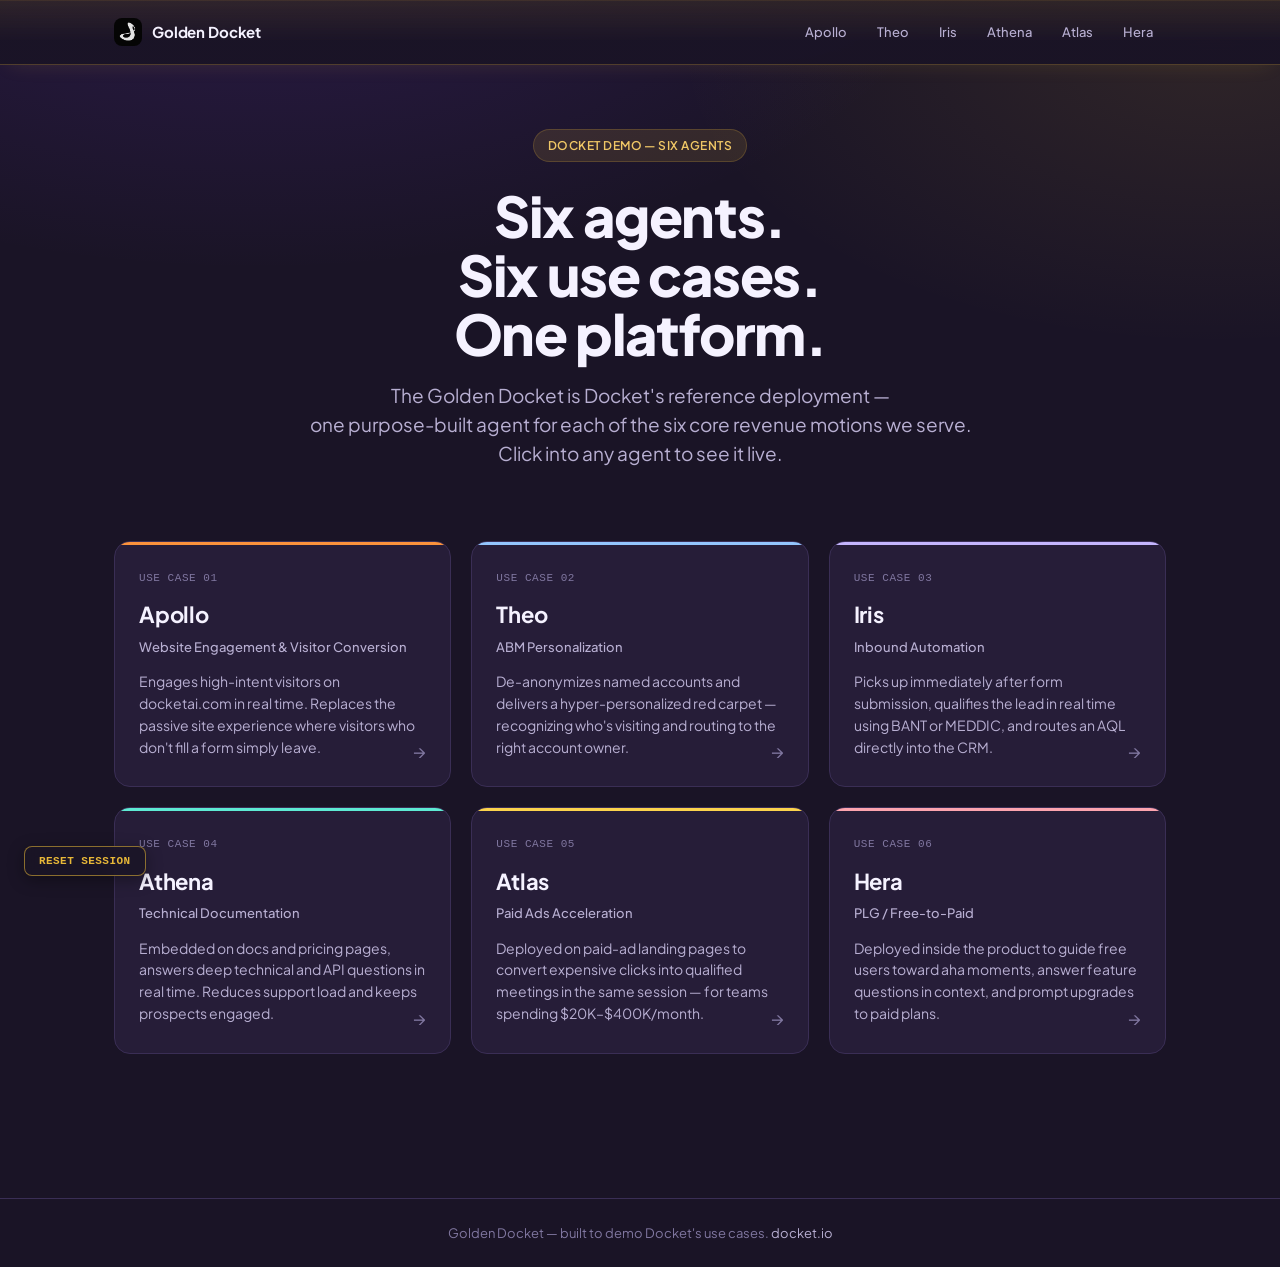
<file: index.html>
<!DOCTYPE html>
<html lang="en">
<head>
  <meta charset="UTF-8" />
  <meta name="viewport" content="width=device-width, initial-scale=1.0" />
  <title>Golden Docket — Six Agents, Six Use Cases</title>
  <meta name="description" content="The Golden Docket: six Docket agents covering every core use case — website engagement, ABM, post-form-fill, tech docs, paid ads, and PLG." />
  <link rel="icon" type="image/jpeg" href="logo.jpeg" />
  <link rel="apple-touch-icon" href="logo.jpeg" />
  <link rel="stylesheet" href="styles.css" />
</head>
<body>
  <header class="site-header">
    <div class="site-header__inner">
      <a href="index.html" class="brand">
        <img class="brand__mark" src="logo.jpeg" alt="Docket" />
        <span>Golden Docket</span>
      </a>
      <nav class="nav">
        <a href="apollo.html" class="nav__link">Apollo</a>
        <a href="theo.html" class="nav__link">Theo</a>
        <a href="iris.html" class="nav__link">Iris</a>
        <a href="athena.html" class="nav__link">Athena</a>
        <a href="atlas.html" class="nav__link">Atlas</a>
        <a href="hera.html" class="nav__link">Hera</a>
      </nav>
    </div>
  </header>

  <main>
    <section class="hero">
      <span class="hero__eyebrow">Docket Demo — Six Agents</span>
      <h1 class="hero__title">Six agents.<br />Six use cases.<br />One platform.</h1>
      <p class="hero__subtitle">
        The Golden Docket is Docket's reference deployment —<br />
        one purpose-built agent for each of the six core revenue motions we serve.<br />
        Click into any agent to see it live.
      </p>
    </section>

    <section class="grid">
      <a href="apollo.html" class="card" data-agent="apollo">
        <div class="card__num">USE CASE 01</div>
        <div class="card__name">Apollo</div>
        <div class="card__usecase">Website Engagement & Visitor Conversion</div>
        <p class="card__desc">Engages high-intent visitors on docketai.com in real time. Replaces the passive site experience where visitors who don't fill a form simply leave.</p>
        <span class="card__arrow">→</span>
      </a>

      <a href="theo.html" class="card" data-agent="theo">
        <div class="card__num">USE CASE 02</div>
        <div class="card__name">Theo</div>
        <div class="card__usecase">ABM Personalization</div>
        <p class="card__desc">De-anonymizes named accounts and delivers a hyper-personalized red carpet — recognizing who's visiting and routing to the right account owner.</p>
        <span class="card__arrow">→</span>
      </a>

      <a href="iris.html" class="card" data-agent="iris">
        <div class="card__num">USE CASE 03</div>
        <div class="card__name">Iris</div>
        <div class="card__usecase">Inbound Automation</div>
        <p class="card__desc">Picks up immediately after form submission, qualifies the lead in real time using BANT or MEDDIC, and routes an AQL directly into the CRM.</p>
        <span class="card__arrow">→</span>
      </a>

      <a href="athena.html" class="card" data-agent="athena">
        <div class="card__num">USE CASE 04</div>
        <div class="card__name">Athena</div>
        <div class="card__usecase">Technical Documentation</div>
        <p class="card__desc">Embedded on docs and pricing pages, answers deep technical and API questions in real time. Reduces support load and keeps prospects engaged.</p>
        <span class="card__arrow">→</span>
      </a>

      <a href="atlas.html" class="card" data-agent="atlas">
        <div class="card__num">USE CASE 05</div>
        <div class="card__name">Atlas</div>
        <div class="card__usecase">Paid Ads Acceleration</div>
        <p class="card__desc">Deployed on paid-ad landing pages to convert expensive clicks into qualified meetings in the same session — for teams spending $20K–$400K/month.</p>
        <span class="card__arrow">→</span>
      </a>

      <a href="hera.html" class="card" data-agent="hera">
        <div class="card__num">USE CASE 06</div>
        <div class="card__name">Hera</div>
        <div class="card__usecase">PLG / Free-to-Paid</div>
        <p class="card__desc">Deployed inside the product to guide free users toward aha moments, answer feature questions in context, and prompt upgrades to paid plans.</p>
        <span class="card__arrow">→</span>
      </a>
    </section>
  </main>

  <footer class="site-footer">
    <p>Golden Docket — built to demo Docket's use cases. <a href="https://docket.io" target="_blank" rel="noopener">docket.io</a></p>
  </footer>
  <script src="reset-session.js"></script>
</body>
</html>
</file>
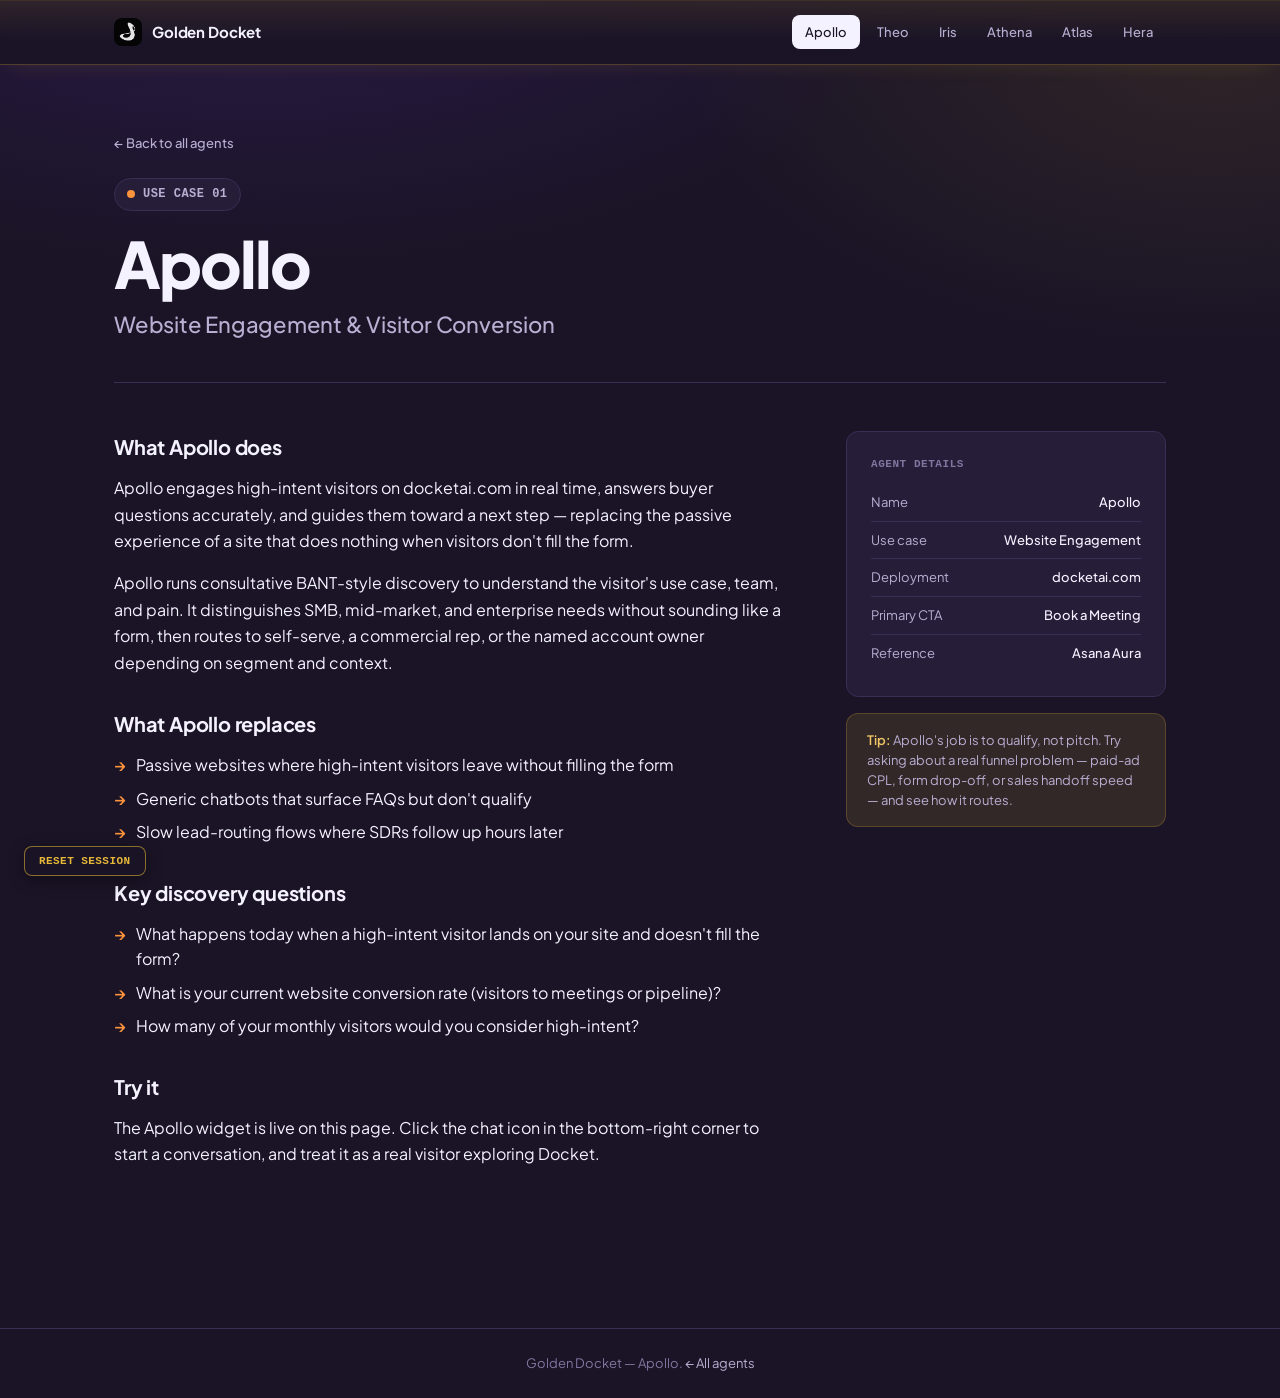
<file: apollo.html>
<!DOCTYPE html>
<html lang="en">
<head>
  <meta charset="UTF-8" />
  <meta name="viewport" content="width=device-width, initial-scale=1.0" />
  <title>Apollo — Website Engagement | Golden Docket</title>
  <meta name="description" content="Apollo: Docket's website engagement and qualification agent. Engages high-intent visitors on docketai.com in real time and routes them to the right next step." />
  <link rel="icon" type="image/jpeg" href="logo.jpeg" />
  <link rel="apple-touch-icon" href="logo.jpeg" />
  <link rel="stylesheet" href="styles.css" />
</head>
<body class="subpage" data-agent="apollo">
  <header class="site-header">
    <div class="site-header__inner">
      <a href="index.html" class="brand">
        <img class="brand__mark" src="logo.jpeg" alt="Docket" />
        <span>Golden Docket</span>
      </a>
      <nav class="nav">
        <a href="apollo.html" class="nav__link active">Apollo</a>
        <a href="theo.html" class="nav__link">Theo</a>
        <a href="iris.html" class="nav__link">Iris</a>
        <a href="athena.html" class="nav__link">Athena</a>
        <a href="atlas.html" class="nav__link">Atlas</a>
        <a href="hera.html" class="nav__link">Hera</a>
      </nav>
    </div>
  </header>

  <main>
    <a href="index.html" class="back-link">← Back to all agents</a>

    <section class="subpage-hero">
      <span class="subpage-hero__eyebrow"><span class="dot"></span>USE CASE 01</span>
      <h1 class="subpage-hero__title">Apollo</h1>
      <p class="subpage-hero__usecase">Website Engagement & Visitor Conversion</p>
    </section>

    <section class="subpage-content">
      <div class="subpage-content__main">
        <h2>What Apollo does</h2>
        <p>
          Apollo engages high-intent visitors on docketai.com in real time, answers buyer questions accurately, and guides them toward a next step — replacing the passive experience of a site that does nothing when visitors don't fill the form.
        </p>
        <p>
          Apollo runs consultative BANT-style discovery to understand the visitor's use case, team, and pain. It distinguishes SMB, mid-market, and enterprise needs without sounding like a form, then routes to self-serve, a commercial rep, or the named account owner depending on segment and context.
        </p>

        <h2>What Apollo replaces</h2>
        <ul>
          <li>Passive websites where high-intent visitors leave without filling the form</li>
          <li>Generic chatbots that surface FAQs but don't qualify</li>
          <li>Slow lead-routing flows where SDRs follow up hours later</li>
        </ul>

        <h2>Key discovery questions</h2>
        <ul>
          <li>What happens today when a high-intent visitor lands on your site and doesn't fill the form?</li>
          <li>What is your current website conversion rate (visitors to meetings or pipeline)?</li>
          <li>How many of your monthly visitors would you consider high-intent?</li>
        </ul>

        <h2>Try it</h2>
        <p>The Apollo widget is live on this page. Click the chat icon in the bottom-right corner to start a conversation, and treat it as a real visitor exploring Docket.</p>
      </div>

      <aside class="sidebar">
        <div class="sidebar__card">
          <div class="sidebar__label">Agent Details</div>
          <dl>
            <div class="sidebar__row"><dt>Name</dt><dd>Apollo</dd></div>
            <div class="sidebar__row"><dt>Use case</dt><dd>Website Engagement</dd></div>
            <div class="sidebar__row"><dt>Deployment</dt><dd>docketai.com</dd></div>
            <div class="sidebar__row"><dt>Primary CTA</dt><dd>Book a Meeting</dd></div>
            <div class="sidebar__row"><dt>Reference</dt><dd>Asana Aura</dd></div>
          </dl>
        </div>

        <div class="sidebar__hint">
          <strong>Tip:</strong> Apollo's job is to qualify, not pitch. Try asking about a real funnel problem — paid-ad CPL, form drop-off, or sales handoff speed — and see how it routes.
        </div>
      </aside>
    </section>
  </main>

  <footer class="site-footer">
    <p>Golden Docket — Apollo. <a href="index.html">← All agents</a></p>
  </footer>

  <!-- Apollo widget -->
  <script>
    window.AISellerSettings = {
      agent_id: 'a6682d3c-6067-4b7d-97cd-d266b9d97265',
    };
    (function () {
      var w = window;
      var ew = w.AISeller;
      if (typeof ew === 'function') {
        ew('update', w.AISellerSettings);
      } else {
        var d = document;
        var i = function () {
          i.q.push(arguments);
        };
        i.q = [];
        i.q.push(['update', w.AISellerSettings]);
        w.AISeller = i;
        var l = function () {
          var s = d.createElement('script');
          s.type = 'text/javascript';
          s.async = true;
          s.src = 'https://d33t2173eag6fx.cloudfront.net/script/app/inbound-se-script/ai-seller.js';
          var x = d.getElementsByTagName('script')[0];
          x.parentNode.insertBefore(s, x);
        };
        if (document.readyState === 'complete') {
          l();
        } else if (w.attachEvent) {
          w.attachEvent('onload', l);
        } else {
          w.addEventListener('load', l, false);
        }
      }
    })();
  </script>
  <script src="reset-session.js"></script>
</body>
</html>
</file>
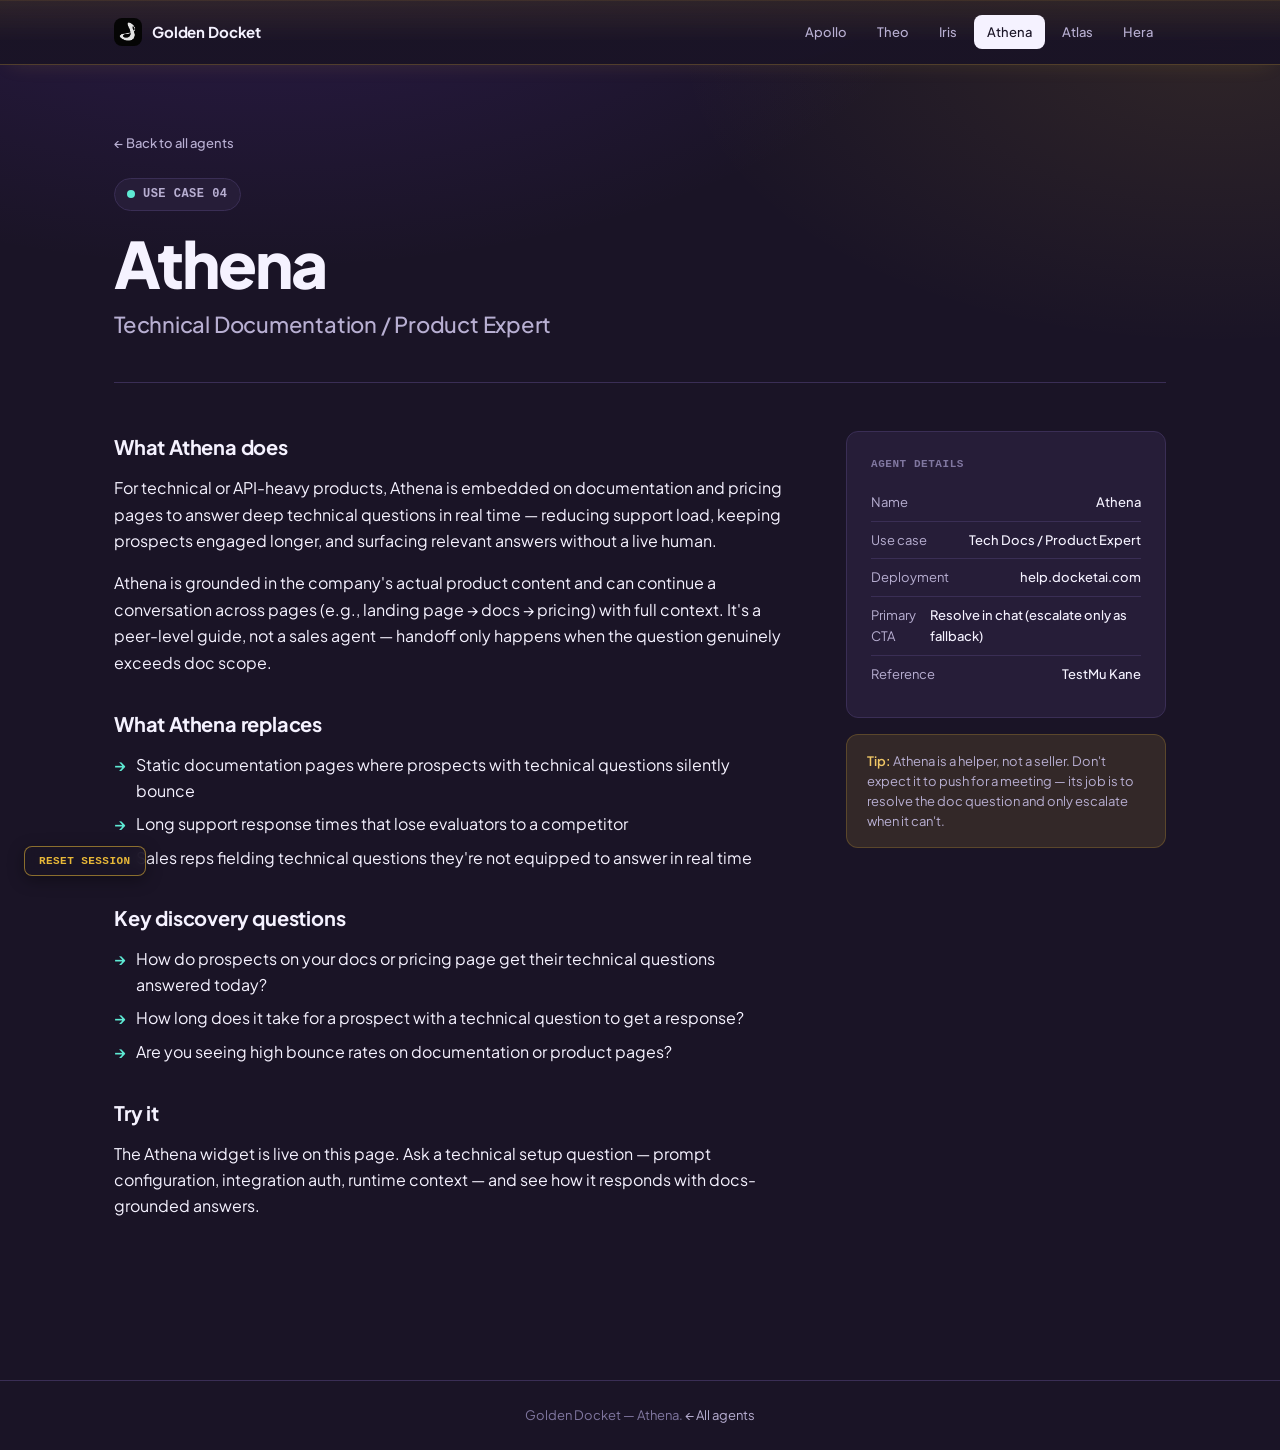
<file: athena.html>
<!DOCTYPE html>
<html lang="en">
<head>
  <meta charset="UTF-8" />
  <meta name="viewport" content="width=device-width, initial-scale=1.0" />
  <title>Athena — Technical Documentation | Golden Docket</title>
  <meta name="description" content="Athena: Docket's product specialist on help.docketai.com. Answers deep technical and API questions in real time, grounded in product content." />
  <link rel="icon" type="image/jpeg" href="logo.jpeg" />
  <link rel="apple-touch-icon" href="logo.jpeg" />
  <link rel="stylesheet" href="styles.css" />
</head>
<body class="subpage" data-agent="athena">
  <header class="site-header">
    <div class="site-header__inner">
      <a href="index.html" class="brand">
        <img class="brand__mark" src="logo.jpeg" alt="Docket" />
        <span>Golden Docket</span>
      </a>
      <nav class="nav">
        <a href="apollo.html" class="nav__link">Apollo</a>
        <a href="theo.html" class="nav__link">Theo</a>
        <a href="iris.html" class="nav__link">Iris</a>
        <a href="athena.html" class="nav__link active">Athena</a>
        <a href="atlas.html" class="nav__link">Atlas</a>
        <a href="hera.html" class="nav__link">Hera</a>
      </nav>
    </div>
  </header>

  <main>
    <a href="index.html" class="back-link">← Back to all agents</a>

    <section class="subpage-hero">
      <span class="subpage-hero__eyebrow"><span class="dot"></span>USE CASE 04</span>
      <h1 class="subpage-hero__title">Athena</h1>
      <p class="subpage-hero__usecase">Technical Documentation / Product Expert</p>
    </section>

    <section class="subpage-content">
      <div class="subpage-content__main">
        <h2>What Athena does</h2>
        <p>
          For technical or API-heavy products, Athena is embedded on documentation and pricing pages to answer deep technical questions in real time — reducing support load, keeping prospects engaged longer, and surfacing relevant answers without a live human.
        </p>
        <p>
          Athena is grounded in the company's actual product content and can continue a conversation across pages (e.g., landing page → docs → pricing) with full context. It's a peer-level guide, not a sales agent — handoff only happens when the question genuinely exceeds doc scope.
        </p>

        <h2>What Athena replaces</h2>
        <ul>
          <li>Static documentation pages where prospects with technical questions silently bounce</li>
          <li>Long support response times that lose evaluators to a competitor</li>
          <li>Sales reps fielding technical questions they're not equipped to answer in real time</li>
        </ul>

        <h2>Key discovery questions</h2>
        <ul>
          <li>How do prospects on your docs or pricing page get their technical questions answered today?</li>
          <li>How long does it take for a prospect with a technical question to get a response?</li>
          <li>Are you seeing high bounce rates on documentation or product pages?</li>
        </ul>

        <h2>Try it</h2>
        <p>The Athena widget is live on this page. Ask a technical setup question — prompt configuration, integration auth, runtime context — and see how it responds with docs-grounded answers.</p>
      </div>

      <aside class="sidebar">
        <div class="sidebar__card">
          <div class="sidebar__label">Agent Details</div>
          <dl>
            <div class="sidebar__row"><dt>Name</dt><dd>Athena</dd></div>
            <div class="sidebar__row"><dt>Use case</dt><dd>Tech Docs / Product Expert</dd></div>
            <div class="sidebar__row"><dt>Deployment</dt><dd>help.docketai.com</dd></div>
            <div class="sidebar__row"><dt>Primary CTA</dt><dd>Resolve in chat (escalate only as fallback)</dd></div>
            <div class="sidebar__row"><dt>Reference</dt><dd>TestMu Kane</dd></div>
          </dl>
        </div>

        <div class="sidebar__hint">
          <strong>Tip:</strong> Athena is a helper, not a seller. Don't expect it to push for a meeting — its job is to resolve the doc question and only escalate when it can't.
        </div>
      </aside>
    </section>
  </main>

  <footer class="site-footer">
    <p>Golden Docket — Athena. <a href="index.html">← All agents</a></p>
  </footer>

  <!-- Athena widget -->
  <script>
    window.AISellerSettings = {
      agent_id: '0efb5b14-d5b6-4535-8454-a14e9e7b1914',
    };
    (function () {
      var w = window;
      var ew = w.AISeller;
      if (typeof ew === 'function') {
        ew('update', w.AISellerSettings);
      } else {
        var d = document;
        var i = function () {
          i.q.push(arguments);
        };
        i.q = [];
        i.q.push(['update', w.AISellerSettings]);
        w.AISeller = i;
        var l = function () {
          var s = d.createElement('script');
          s.type = 'text/javascript';
          s.async = true;
          s.src = 'https://d33t2173eag6fx.cloudfront.net/script/app/inbound-se-script/ai-seller.js';
          var x = d.getElementsByTagName('script')[0];
          x.parentNode.insertBefore(s, x);
        };
        if (document.readyState === 'complete') {
          l();
        } else if (w.attachEvent) {
          w.attachEvent('onload', l);
        } else {
          w.addEventListener('load', l, false);
        }
      }
    })();
  </script>
  <script src="reset-session.js"></script>
</body>
</html>
</file>
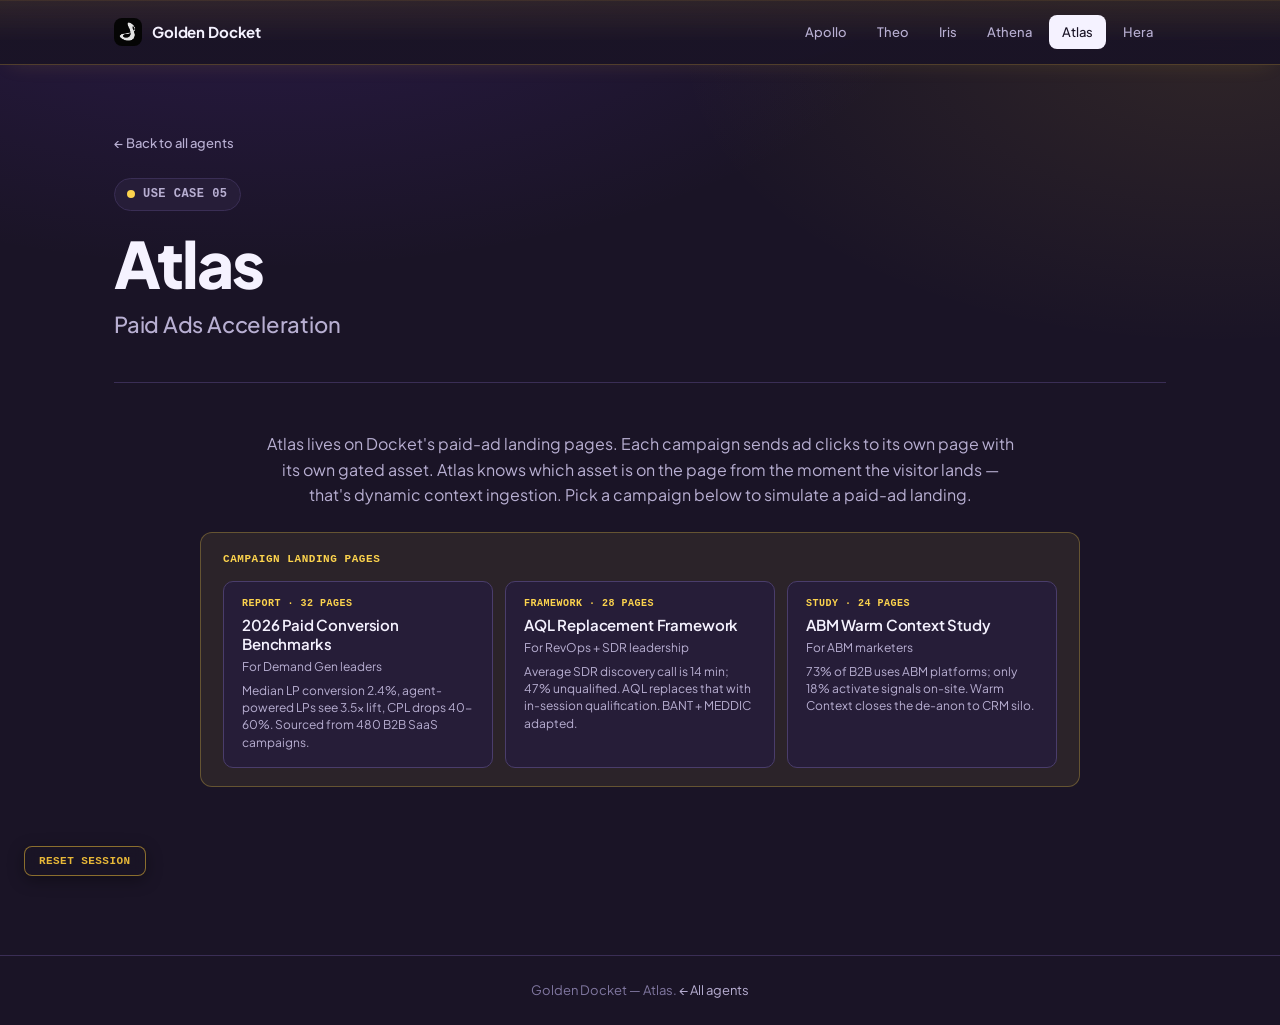
<file: atlas.html>
<!DOCTYPE html>
<html lang="en">
<head>
  <meta charset="UTF-8" />
  <meta name="viewport" content="width=device-width, initial-scale=1.0" />
  <title>Atlas — Paid Ads Acceleration | Golden Docket</title>
  <meta name="description" content="Atlas: Docket's paid-ads landing-page concierge. Pick a campaign asset to simulate a paid-ad landing." />
  <link rel="icon" type="image/jpeg" href="logo.jpeg" />
  <link rel="apple-touch-icon" href="logo.jpeg" />
  <link rel="stylesheet" href="styles.css" />
  <style>
    .atlas-intro {
      max-width: 760px;
      margin: 0 auto 24px;
      text-align: center;
      color: var(--text-muted);
      font-size: 16px;
      line-height: 1.6;
    }
    .atlas-presets {
      max-width: 880px;
      margin: 0 auto 24px;
      padding: 18px 22px;
      background: var(--atlas-panel);
      border: 1px solid var(--atlas-border);
      border-radius: var(--radius);
    }
    .atlas-presets__label {
      font-family: var(--font-mono);
      font-size: 11px;
      font-weight: 600;
      letter-spacing: 0.05em;
      text-transform: uppercase;
      color: var(--atlas);
      margin-bottom: 12px;
      display: block;
    }
    .atlas-presets__grid {
      display: grid;
      grid-template-columns: repeat(3, 1fr);
      gap: 12px;
    }
    @media (max-width: 800px) {
      .atlas-presets__grid { grid-template-columns: 1fr; }
    }
    .preset-card {
      display: flex;
      flex-direction: column;
      gap: 6px;
      padding: 16px 18px;
      text-align: left;
      font-family: var(--font-sans);
      background: var(--surface);
      border: 1px solid var(--border-strong);
      border-radius: 10px;
      cursor: pointer;
      transition: all 0.15s ease;
    }
    .preset-card:hover {
      border-color: var(--atlas);
      background: var(--surface-elev);
      transform: translateY(-1px);
    }
    .preset-card__tag {
      font-family: var(--font-mono);
      font-size: 10px;
      font-weight: 600;
      letter-spacing: 0.05em;
      text-transform: uppercase;
      color: var(--atlas);
    }
    .preset-card__title {
      font-size: 15px;
      font-weight: 600;
      color: var(--text);
      letter-spacing: -0.01em;
    }
    .preset-card__sub {
      font-size: 12px;
      color: var(--text-muted);
    }
    .preset-card__desc {
      font-size: 12px;
      color: var(--text-muted);
      line-height: 1.45;
      margin-top: 2px;
    }
    .atlas-loaded {
      display: none;
      max-width: 760px;
      margin: 0 auto;
      padding: 28px 32px;
      background: var(--surface);
      border: 1px solid var(--border);
      border-radius: var(--radius-lg);
      box-shadow: var(--shadow);
    }
    .atlas-loaded.show { display: block; }
    .atlas-loaded h2 {
      font-size: 20px;
      font-weight: 600;
      letter-spacing: -0.01em;
      margin-bottom: 6px;
    }
    .atlas-loaded .form-helper {
      font-size: 13px;
      color: var(--text-muted);
      margin-bottom: 16px;
    }
    .ctx-debug {
      padding: 16px;
      background: var(--bg-elev);
      border: 1px solid var(--border);
      border-radius: 8px;
      font-family: var(--font-mono);
      font-size: 11px;
      color: var(--text-muted);
      max-height: 320px;
      overflow-y: auto;
      word-break: break-word;
    }
    .ctx-debug strong { color: var(--text); font-weight: 600; }
  </style>
</head>
<body class="subpage" data-agent="atlas">
  <header class="site-header">
    <div class="site-header__inner">
      <a href="index.html" class="brand">
        <img class="brand__mark" src="logo.jpeg" alt="Docket" />
        <span>Golden Docket</span>
      </a>
      <nav class="nav">
        <a href="apollo.html" class="nav__link">Apollo</a>
        <a href="theo.html" class="nav__link">Theo</a>
        <a href="iris.html" class="nav__link">Iris</a>
        <a href="athena.html" class="nav__link">Athena</a>
        <a href="atlas.html" class="nav__link active">Atlas</a>
        <a href="hera.html" class="nav__link">Hera</a>
      </nav>
    </div>
  </header>

  <main>
    <a href="index.html" class="back-link">← Back to all agents</a>

    <section class="subpage-hero">
      <span class="subpage-hero__eyebrow"><span class="dot"></span>USE CASE 05</span>
      <h1 class="subpage-hero__title">Atlas</h1>
      <p class="subpage-hero__usecase">Paid Ads Acceleration</p>
    </section>

    <div class="atlas-intro">
      <p>Atlas lives on Docket's paid-ad landing pages. Each campaign sends ad clicks to its own page with its own gated asset. Atlas knows which asset is on the page from the moment the visitor lands — that's dynamic context ingestion. Pick a campaign below to simulate a paid-ad landing.</p>
    </div>

    <div class="atlas-presets" id="atlas-presets">
      <span class="atlas-presets__label">Campaign landing pages</span>
      <div class="atlas-presets__grid">
        <button type="button" class="preset-card" data-preset="paid-benchmarks-2026">
          <span class="preset-card__tag">Report · 32 pages</span>
          <span class="preset-card__title">2026 Paid Conversion Benchmarks</span>
          <span class="preset-card__sub">For Demand Gen leaders</span>
          <span class="preset-card__desc">Median LP conversion 2.4%, agent-powered LPs see 3.5x lift, CPL drops 40-60%. Sourced from 480 B2B SaaS campaigns.</span>
        </button>
        <button type="button" class="preset-card" data-preset="aql-framework-2026">
          <span class="preset-card__tag">Framework · 28 pages</span>
          <span class="preset-card__title">AQL Replacement Framework</span>
          <span class="preset-card__sub">For RevOps + SDR leadership</span>
          <span class="preset-card__desc">Average SDR discovery call is 14 min; 47% unqualified. AQL replaces that with in-session qualification. BANT + MEDDIC adapted.</span>
        </button>
        <button type="button" class="preset-card" data-preset="abm-warm-context-2026">
          <span class="preset-card__tag">Study · 24 pages</span>
          <span class="preset-card__title">ABM Warm Context Study</span>
          <span class="preset-card__sub">For ABM marketers</span>
          <span class="preset-card__desc">73% of B2B uses ABM platforms; only 18% activate signals on-site. Warm Context closes the de-anon to CRM silo.</span>
        </button>
      </div>
    </div>

    <section class="atlas-loaded" id="atlas-loaded">
      <h2 id="atlas-loaded-title">Loading Atlas…</h2>
      <p class="form-helper">Atlas is opening in the chat in the bottom-right. The campaign context below was passed via dynamic context ingestion.</p>
      <div class="ctx-debug" id="ctx-debug">
        <strong>Runtime context passed to Atlas:</strong><br /><br />
        <span id="ctx-debug-body"></span>
      </div>
    </section>
  </main>

  <footer class="site-footer">
    <p>Golden Docket — Atlas. <a href="index.html">← All agents</a></p>
  </footer>

  <script>
    (function () {
      var ATLAS_AGENT_ID = 'fc39108f-e43a-41bc-9faa-649c9dc56888';

      // Three Docket-themed campaign assets. Each campaign passes its own
      // payload via dynamic context ingestion so Atlas knows which asset
      // is on the page, which line to open with, and which download URL
      // to surface after email capture.
      // Lean DCI: only the 3 variables Atlas's prompt actually references.
      // Consent language, adjacent campaigns, and UTMs move to agent persona
      // config / KB retrieval / form-handoff metadata — not the agent's DCI.
      // Map campaign_id to a human label for the loading screen (not passed as DCI).
      var CAMPAIGN_LABELS = {
        'paid-benchmarks-2026': '2026 Paid Conversion Benchmarks',
        'aql-framework-2026': 'AQL Replacement Framework',
        'abm-warm-context-2026': 'ABM Warm Context Study'
      };

      var PRESETS = {
        'paid-benchmarks-2026': {
          campaign_id: 'paid-benchmarks-2026',
          campaign_opening_line: "You're exploring our 2026 Paid Conversion Benchmarks.",
          campaign_download_url: 'https://golden-docket.vercel.app/assets/docket-paid-benchmarks-2026.html'
        },
        'aql-framework-2026': {
          campaign_id: 'aql-framework-2026',
          campaign_opening_line: "You've found our AQL Replacement Framework.",
          campaign_download_url: 'https://golden-docket.vercel.app/assets/docket-aql-framework-2026.html'
        },
        'abm-warm-context-2026': {
          campaign_id: 'abm-warm-context-2026',
          campaign_opening_line: "This is our ABM Warm Context Study.",
          campaign_download_url: 'https://golden-docket.vercel.app/assets/docket-abm-warm-context-2026.html'
        }
      };

      var presetWrap = document.getElementById('atlas-presets');
      var loaded = document.getElementById('atlas-loaded');
      var loadedTitle = document.getElementById('atlas-loaded-title');
      var ctxDebugBody = document.getElementById('ctx-debug-body');

      function renderDebug(ctx) {
        var lines = Object.keys(ctx).map(function (k) {
          return k + ': ' + ctx[k];
        });
        ctxDebugBody.innerHTML = lines.join('<br />');
      }

      function loadAndOpenAtlas(context) {
        window.AISellerSettings = {
          agent_id: ATLAS_AGENT_ID,
          user_context: context,
          context: context,
          variables: context
        };

        (function () {
          var w = window;
          var ew = w.AISeller;
          if (typeof ew === 'function') {
            ew('update', w.AISellerSettings);
          } else {
            var d = document;
            var i = function () { i.q.push(arguments); };
            i.q = [];
            i.q.push(['update', w.AISellerSettings]);
            w.AISeller = i;
            var l = function () {
              var s = d.createElement('script');
              s.type = 'text/javascript';
              s.async = true;
              s.src = 'https://d33t2173eag6fx.cloudfront.net/script/app/inbound-se-script/ai-seller.js';
              var x = d.getElementsByTagName('script')[0];
              x.parentNode.insertBefore(s, x);
            };
            if (document.readyState === 'complete') { l(); }
            else { w.addEventListener('load', l, false); }
          }
        })();

        var ctxAttempts = 0;
        function pushContextWhenReady() {
          ctxAttempts++;
          var s = window.AISeller;
          if (s) {
            try {
              if (typeof s.setContext === 'function') s.setContext(context);
              else if (typeof s.update === 'function') s.update({ user_context: context, context: context, variables: context });
              else if (typeof s === 'function') {
                s('setContext', context);
                s('update', { user_context: context, context: context, variables: context });
              }
            } catch (e) {}
          }
          if (ctxAttempts < 30) setTimeout(pushContextWhenReady, 300);
        }
        pushContextWhenReady();

        var openAttempts = 0;
        function openWidgetWhenReady() {
          openAttempts++;
          var s = window.AISeller;
          var opened = false;
          if (s) {
            try {
              if (typeof s.open === 'function') { s.open(); opened = true; }
              else if (typeof s.show === 'function') { s.show(); opened = true; }
              else if (typeof s.toggle === 'function') { s.toggle(); opened = true; }
              else if (typeof s === 'function') {
                s('open'); s('show'); opened = true;
              }
            } catch (e) {}
          }
          if (!opened && openAttempts < 40) setTimeout(openWidgetWhenReady, 300);
        }
        setTimeout(openWidgetWhenReady, 800);
      }

      // Optional: deep-link via ?campaign=<id> so adjacent cross-links work.
      function tryDeepLink() {
        var match = window.location.search.match(/[?&]campaign=([^&]+)/);
        if (match && PRESETS[match[1]]) {
          var ctx = PRESETS[match[1]];
          loadedTitle.textContent = 'Loading Atlas for ' + (CAMPAIGN_LABELS[ctx.campaign_id] || ctx.campaign_id) + '…';
          presetWrap.style.display = 'none';
          loaded.classList.add('show');
          renderDebug(ctx);
          loadAndOpenAtlas(ctx);
        }
      }
      tryDeepLink();

      presetWrap.addEventListener('click', function (e) {
        var btn = e.target.closest('button[data-preset]');
        if (!btn) return;
        var preset = btn.getAttribute('data-preset');
        var ctx = PRESETS[preset];
        if (!ctx) return;

        loadedTitle.textContent = 'Loading Atlas for ' + (CAMPAIGN_LABELS[ctx.campaign_id] || ctx.campaign_id) + '…';
        presetWrap.style.display = 'none';
        loaded.classList.add('show');
        renderDebug(ctx);
        loadAndOpenAtlas(ctx);
      });
    })();
  </script>
  <script src="reset-session.js"></script>
</body>
</html>
</file>
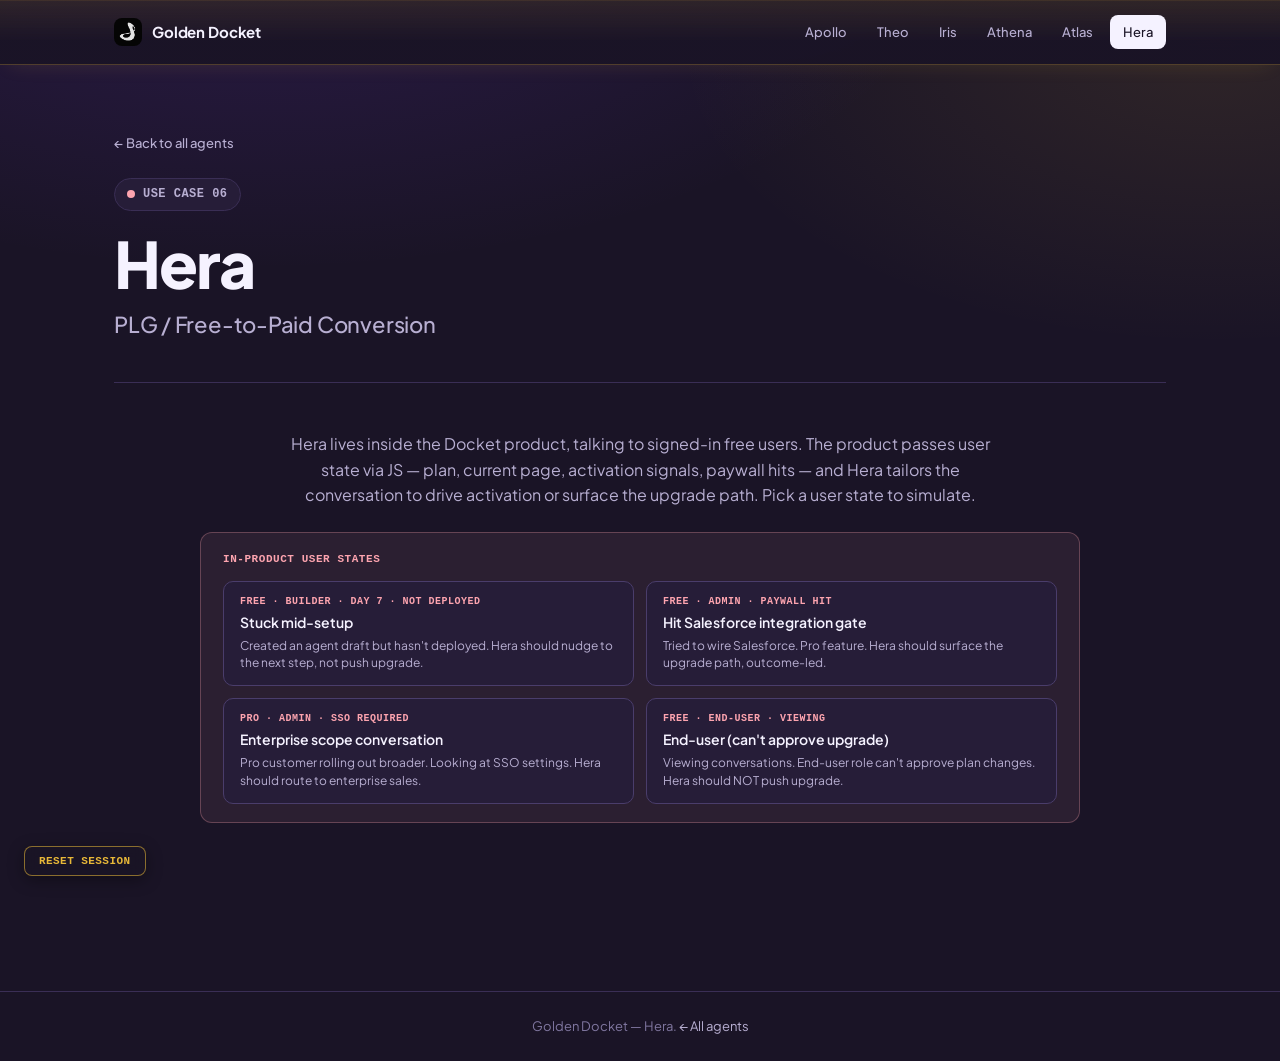
<file: hera.html>
<!DOCTYPE html>
<html lang="en">
<head>
  <meta charset="UTF-8" />
  <meta name="viewport" content="width=device-width, initial-scale=1.0" />
  <title>Hera — PLG / Free-to-Paid | Golden Docket</title>
  <meta name="description" content="Hera: Docket's in-product PLG agent. Pick a user-state scenario to see how Hera tailors activation and upgrade paths." />
  <link rel="icon" type="image/jpeg" href="logo.jpeg" />
  <link rel="apple-touch-icon" href="logo.jpeg" />
  <link rel="stylesheet" href="styles.css" />
  <style>
    .hera-intro {
      max-width: 720px;
      margin: 0 auto 24px;
      text-align: center;
      color: var(--text-muted);
      font-size: 16px;
      line-height: 1.6;
    }
    .hera-presets {
      max-width: 880px;
      margin: 0 auto 24px;
      padding: 18px 22px;
      background: var(--hera-panel);
      border: 1px solid var(--hera-border);
      border-radius: var(--radius);
    }
    .hera-presets__label {
      font-family: var(--font-mono);
      font-size: 11px;
      font-weight: 600;
      letter-spacing: 0.05em;
      text-transform: uppercase;
      color: var(--hera);
      margin-bottom: 12px;
      display: block;
    }
    .hera-presets__grid {
      display: grid;
      grid-template-columns: repeat(2, 1fr);
      gap: 12px;
    }
    @media (max-width: 700px) {
      .hera-presets__grid { grid-template-columns: 1fr; }
    }
    .preset-card {
      display: flex;
      flex-direction: column;
      gap: 6px;
      padding: 14px 16px;
      text-align: left;
      font-family: var(--font-sans);
      background: var(--surface);
      border: 1px solid var(--border-strong);
      border-radius: 10px;
      cursor: pointer;
      transition: all 0.15s ease;
    }
    .preset-card:hover {
      border-color: var(--hera);
      background: var(--surface-elev);
      transform: translateY(-1px);
    }
    .preset-card__title {
      font-size: 14px;
      font-weight: 600;
      color: var(--text);
    }
    .preset-card__tag {
      font-family: var(--font-mono);
      font-size: 10px;
      font-weight: 600;
      letter-spacing: 0.05em;
      text-transform: uppercase;
      color: var(--hera);
    }
    .preset-card__desc {
      font-size: 12px;
      color: var(--text-muted);
      line-height: 1.45;
    }
    .hera-loaded {
      display: none;
      max-width: 760px;
      margin: 0 auto;
      padding: 28px 32px;
      background: var(--surface);
      border: 1px solid var(--border);
      border-radius: var(--radius-lg);
      box-shadow: var(--shadow);
    }
    .hera-loaded.show { display: block; }
    .hera-loaded h2 {
      font-size: 20px;
      font-weight: 600;
      letter-spacing: -0.01em;
      margin-bottom: 6px;
    }
    .hera-loaded .form-helper {
      font-size: 13px;
      color: var(--text-muted);
      margin-bottom: 16px;
    }
    .ctx-debug {
      padding: 16px;
      background: var(--bg-elev);
      border: 1px solid var(--border);
      border-radius: 8px;
      font-family: var(--font-mono);
      font-size: 11px;
      color: var(--text-muted);
      max-height: 280px;
      overflow-y: auto;
      word-break: break-word;
    }
    .ctx-debug strong { color: var(--text); font-weight: 600; }
  </style>
</head>
<body class="subpage" data-agent="hera">
  <header class="site-header">
    <div class="site-header__inner">
      <a href="index.html" class="brand">
        <img class="brand__mark" src="logo.jpeg" alt="Docket" />
        <span>Golden Docket</span>
      </a>
      <nav class="nav">
        <a href="apollo.html" class="nav__link">Apollo</a>
        <a href="theo.html" class="nav__link">Theo</a>
        <a href="iris.html" class="nav__link">Iris</a>
        <a href="athena.html" class="nav__link">Athena</a>
        <a href="atlas.html" class="nav__link">Atlas</a>
        <a href="hera.html" class="nav__link active">Hera</a>
      </nav>
    </div>
  </header>

  <main>
    <a href="index.html" class="back-link">← Back to all agents</a>

    <section class="subpage-hero">
      <span class="subpage-hero__eyebrow"><span class="dot"></span>USE CASE 06</span>
      <h1 class="subpage-hero__title">Hera</h1>
      <p class="subpage-hero__usecase">PLG / Free-to-Paid Conversion</p>
    </section>

    <div class="hera-intro">
      <p>Hera lives inside the Docket product, talking to signed-in free users. The product passes user state via JS — plan, current page, activation signals, paywall hits — and Hera tailors the conversation to drive activation or surface the upgrade path. Pick a user state to simulate.</p>
    </div>

    <div class="hera-presets" id="hera-presets">
      <span class="hera-presets__label">In-product user states</span>
      <div class="hera-presets__grid">
        <button type="button" class="preset-card" data-preset="new-stuck">
          <span class="preset-card__tag">Free · builder · day 7 · not deployed</span>
          <span class="preset-card__title">Stuck mid-setup</span>
          <span class="preset-card__desc">Created an agent draft but hasn't deployed. Hera should nudge to the next step, not push upgrade.</span>
        </button>
        <button type="button" class="preset-card" data-preset="paywall-hit">
          <span class="preset-card__tag">Free · admin · paywall hit</span>
          <span class="preset-card__title">Hit Salesforce integration gate</span>
          <span class="preset-card__desc">Tried to wire Salesforce. Pro feature. Hera should surface the upgrade path, outcome-led.</span>
        </button>
        <button type="button" class="preset-card" data-preset="enterprise-scope">
          <span class="preset-card__tag">Pro · admin · SSO required</span>
          <span class="preset-card__title">Enterprise scope conversation</span>
          <span class="preset-card__desc">Pro customer rolling out broader. Looking at SSO settings. Hera should route to enterprise sales.</span>
        </button>
        <button type="button" class="preset-card" data-preset="end-user">
          <span class="preset-card__tag">Free · end-user · viewing</span>
          <span class="preset-card__title">End-user (can't approve upgrade)</span>
          <span class="preset-card__desc">Viewing conversations. End-user role can't approve plan changes. Hera should NOT push upgrade.</span>
        </button>
      </div>
    </div>

    <section class="hera-loaded" id="hera-loaded">
      <h2 id="hera-loaded-title">Loading Hera with user state…</h2>
      <p class="form-helper">Hera is opening in the chat in the bottom-right. The context below was passed via dynamic context ingestion from the product.</p>
      <div class="ctx-debug" id="ctx-debug">
        <strong>Runtime context passed to Hera:</strong><br /><br />
        <span id="ctx-debug-body"></span>
      </div>
    </section>
  </main>

  <footer class="site-footer">
    <p>Golden Docket — Hera. <a href="index.html">← All agents</a></p>
  </footer>

  <script>
    (function () {
      var HERA_AGENT_ID = '3eba6b84-605f-43d4-a96d-1f56a56f73a7';

      // Simulated in-product user-state payloads — real deployment would source these
      // from the Docket product's session state via JS at runtime.
      // Lean DCI: only the 6 variables Hera's prompt actually references.
      var PRESETS = {
        'new-stuck': {
          first_name: 'Alex',
          user_email: 'alex@looplab.com',
          user_role: 'builder',
          plan: 'free',
          agents_deployed: '0',
          paywall_hit: ''
        },
        'paywall-hit': {
          first_name: 'Jordan',
          user_email: 'jordan@finovate.io',
          user_role: 'admin',
          plan: 'free',
          agents_deployed: '2',
          paywall_hit: 'salesforce-integration'
        },
        'enterprise-scope': {
          first_name: 'Taylor',
          user_email: 'taylor@bigcorp.com',
          user_role: 'admin',
          plan: 'pro',
          agents_deployed: '4',
          paywall_hit: 'sso-required'
        },
        'end-user': {
          first_name: 'Sam',
          user_email: 'sam@looplab.com',
          user_role: 'end-user',
          plan: 'free',
          agents_deployed: '0',
          paywall_hit: ''
        }
      };

      var presetWrap = document.getElementById('hera-presets');
      var loaded = document.getElementById('hera-loaded');
      var loadedTitle = document.getElementById('hera-loaded-title');
      var ctxDebugBody = document.getElementById('ctx-debug-body');

      function renderDebug(ctx) {
        var lines = Object.keys(ctx).map(function (k) {
          return k + ': ' + (ctx[k] === '' ? '(empty)' : ctx[k]);
        });
        ctxDebugBody.innerHTML = lines.join('<br />');
      }

      function loadAndOpenHera(context) {
        window.AISellerSettings = {
          agent_id: HERA_AGENT_ID,
          user_context: context,
          context: context,
          variables: context
        };

        (function () {
          var w = window;
          var ew = w.AISeller;
          if (typeof ew === 'function') {
            ew('update', w.AISellerSettings);
          } else {
            var d = document;
            var i = function () { i.q.push(arguments); };
            i.q = [];
            i.q.push(['update', w.AISellerSettings]);
            w.AISeller = i;
            var l = function () {
              var s = d.createElement('script');
              s.type = 'text/javascript';
              s.async = true;
              s.src = 'https://d33t2173eag6fx.cloudfront.net/script/app/inbound-se-script/ai-seller.js';
              var x = d.getElementsByTagName('script')[0];
              x.parentNode.insertBefore(s, x);
            };
            if (document.readyState === 'complete') { l(); }
            else { w.addEventListener('load', l, false); }
          }
        })();

        var ctxAttempts = 0;
        function pushContextWhenReady() {
          ctxAttempts++;
          var s = window.AISeller;
          if (s) {
            try {
              if (typeof s.setContext === 'function') s.setContext(context);
              else if (typeof s.update === 'function') s.update({ user_context: context, context: context, variables: context });
              else if (typeof s === 'function') {
                s('setContext', context);
                s('update', { user_context: context, context: context, variables: context });
              }
            } catch (e) {}
          }
          if (ctxAttempts < 30) setTimeout(pushContextWhenReady, 300);
        }
        pushContextWhenReady();

        var openAttempts = 0;
        function openWidgetWhenReady() {
          openAttempts++;
          var s = window.AISeller;
          var opened = false;
          if (s) {
            try {
              if (typeof s.open === 'function') { s.open(); opened = true; }
              else if (typeof s.show === 'function') { s.show(); opened = true; }
              else if (typeof s.toggle === 'function') { s.toggle(); opened = true; }
              else if (typeof s === 'function') {
                s('open'); s('show'); opened = true;
              }
            } catch (e) {}
          }
          if (!opened && openAttempts < 40) setTimeout(openWidgetWhenReady, 300);
        }
        setTimeout(openWidgetWhenReady, 800);
      }

      var SCENARIO_LABELS = {
        'new-stuck': 'Alex (stuck mid-setup)',
        'paywall-hit': 'Jordan (Salesforce paywall)',
        'enterprise-scope': 'Taylor (enterprise scope)',
        'end-user': 'Sam (end-user, cannot upgrade)'
      };

      presetWrap.addEventListener('click', function (e) {
        var btn = e.target.closest('button[data-preset]');
        if (!btn) return;
        var preset = btn.getAttribute('data-preset');
        var ctx = PRESETS[preset];
        if (!ctx) return;

        loadedTitle.textContent = 'Loading Hera for ' + SCENARIO_LABELS[preset] + '…';
        presetWrap.style.display = 'none';
        loaded.classList.add('show');
        renderDebug(ctx);
        loadAndOpenHera(ctx);
      });
    })();
  </script>
  <script src="reset-session.js"></script>
</body>
</html>
</file>
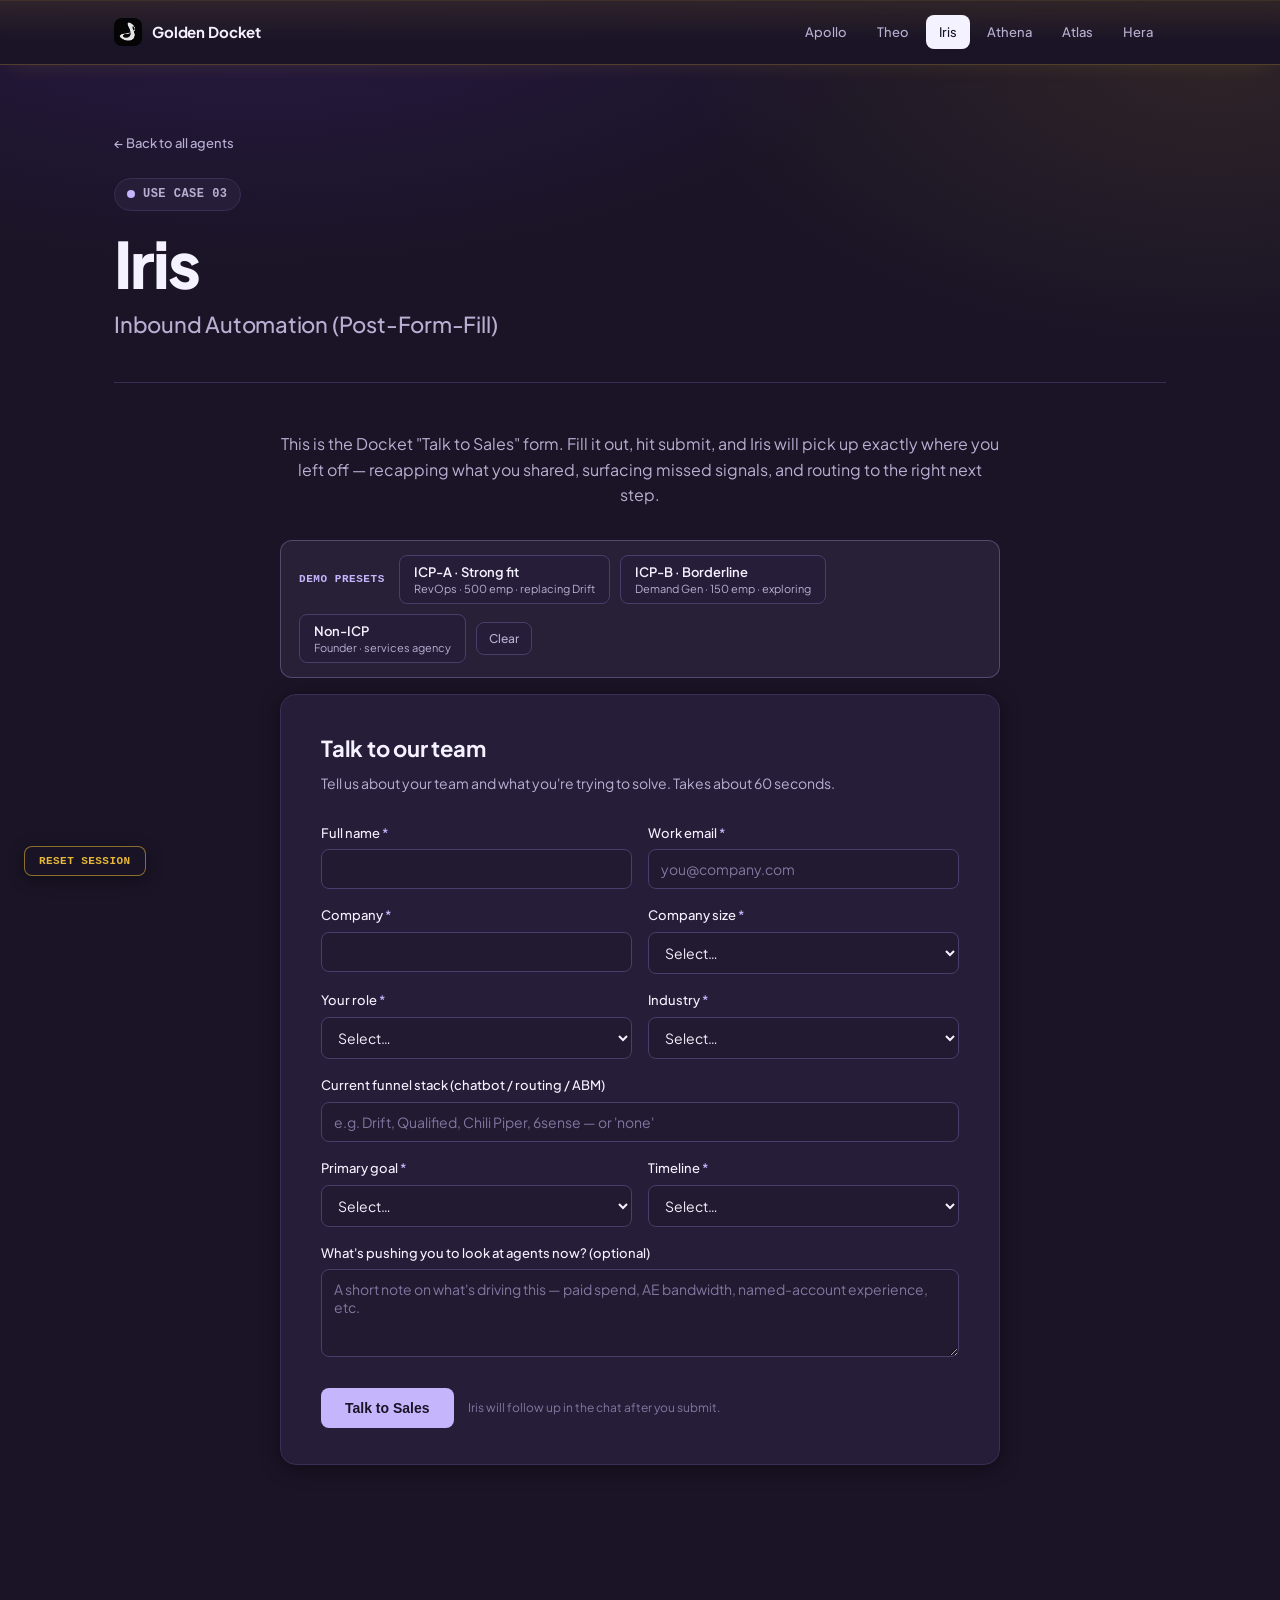
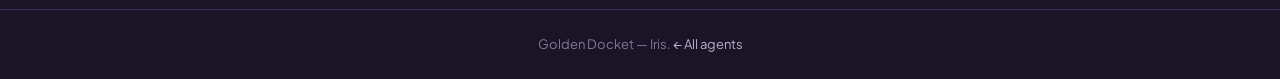
<file: iris.html>
<!DOCTYPE html>
<html lang="en">
<head>
  <meta charset="UTF-8" />
  <meta name="viewport" content="width=device-width, initial-scale=1.0" />
  <title>Iris — Talk to Sales | Golden Docket</title>
  <meta name="description" content="Iris: Docket's post-form-fill re-qualification agent. Submit the form below to see Iris recap and re-engage in real time." />
  <link rel="icon" type="image/jpeg" href="logo.jpeg" />
  <link rel="apple-touch-icon" href="logo.jpeg" />
  <link rel="stylesheet" href="styles.css" />
  <style>
    /* Form-specific styles, scoped to Iris page */
    .iris-intro {
      max-width: 720px;
      margin: 0 auto 32px;
      text-align: center;
    }
    .iris-intro p {
      color: var(--text-muted);
      font-size: 16px;
      line-height: 1.6;
      margin-top: 12px;
    }
    .iris-presets {
      max-width: 720px;
      margin: 0 auto 16px;
      display: flex;
      flex-wrap: wrap;
      align-items: center;
      gap: 10px;
      padding: 14px 18px;
      background: var(--iris-panel);
      border: 1px solid var(--iris-border);
      border-radius: var(--radius);
    }
    .iris-presets__label {
      font-family: var(--font-mono);
      font-size: 11px;
      font-weight: 600;
      letter-spacing: 0.05em;
      text-transform: uppercase;
      color: var(--iris);
      margin-right: 4px;
    }
    .preset-btn {
      display: inline-flex;
      flex-direction: column;
      align-items: flex-start;
      gap: 2px;
      padding: 8px 14px;
      font-family: var(--font-sans);
      font-size: 13px;
      font-weight: 600;
      color: var(--text);
      background: var(--surface);
      border: 1px solid var(--border-strong);
      border-radius: 8px;
      cursor: pointer;
      transition: all 0.15s ease;
      text-align: left;
    }
    .preset-btn:hover {
      border-color: var(--iris);
      background: var(--surface-elev);
    }
    .preset-btn:active { transform: translateY(1px); }
    .preset-btn__sub {
      font-size: 11px;
      font-weight: 400;
      color: var(--text-muted);
      letter-spacing: 0;
      text-transform: none;
    }
    .preset-btn--clear {
      font-size: 12px;
      font-weight: 500;
      color: var(--text-muted);
      padding: 8px 12px;
    }
    .preset-btn--clear:hover {
      border-color: var(--border-strong);
      background: var(--bg-elev);
      color: var(--text);
    }
    .iris-form-wrap {
      max-width: 720px;
      margin: 0 auto;
      padding: 36px 40px;
      background: var(--surface);
      border: 1px solid var(--border);
      border-radius: var(--radius-lg);
      box-shadow: var(--shadow);
    }
    .iris-form-wrap h2 {
      font-size: 22px;
      font-weight: 700;
      letter-spacing: -0.01em;
      margin-bottom: 6px;
    }
    .iris-form-wrap .form-sub {
      font-size: 14px;
      color: var(--text-muted);
      margin-bottom: 28px;
    }
    .form-row {
      display: grid;
      grid-template-columns: 1fr 1fr;
      gap: 16px;
      margin-bottom: 16px;
    }
    .form-row.full { grid-template-columns: 1fr; }
    @media (max-width: 600px) {
      .form-row { grid-template-columns: 1fr; }
      .iris-form-wrap { padding: 24px 20px; }
      .iris-presets { padding: 12px; }
      .preset-btn { width: 100%; }
    }
    .form-field label {
      display: block;
      font-size: 13px;
      font-weight: 500;
      color: var(--text);
      margin-bottom: 6px;
    }
    .form-field label .req {
      color: var(--iris);
      margin-left: 2px;
    }
    .form-field input,
    .form-field select,
    .form-field textarea {
      width: 100%;
      padding: 10px 12px;
      font-size: 14px;
      font-family: var(--font-sans);
      color: var(--text);
      background: var(--bg-elev);
      border: 1px solid var(--border-strong);
      border-radius: 8px;
      transition: border-color 0.15s ease, box-shadow 0.15s ease;
    }
    .form-field select option {
      background: var(--surface);
      color: var(--text);
    }
    .form-field input::placeholder,
    .form-field textarea::placeholder {
      color: var(--text-subtle);
    }
    .form-field input:focus,
    .form-field select:focus,
    .form-field textarea:focus {
      outline: none;
      border-color: var(--iris);
      box-shadow: 0 0 0 3px rgba(196, 181, 253, 0.18);
    }
    .form-field textarea {
      min-height: 88px;
      resize: vertical;
    }
    .form-field input.preset-flash,
    .form-field select.preset-flash,
    .form-field textarea.preset-flash {
      animation: iris-field-flash 0.6s ease;
    }
    @keyframes iris-field-flash {
      0%   { background: var(--surface-elev); border-color: var(--iris); }
      100% { background: var(--bg-elev);      border-color: var(--border-strong); }
    }
    .form-actions {
      margin-top: 24px;
      display: flex;
      align-items: center;
      gap: 14px;
    }
    .btn-submit {
      padding: 12px 24px;
      font-size: 14px;
      font-weight: 600;
      color: #1A1426;
      background: var(--iris);
      border: none;
      border-radius: 8px;
      cursor: pointer;
      transition: background 0.15s ease, transform 0.1s ease;
    }
    .btn-submit:hover { background: #DDD1FA; }
    .btn-submit:active { transform: translateY(1px); }
    .btn-submit:disabled { opacity: 0.6; cursor: not-allowed; }
    .form-helper {
      font-size: 12px;
      color: var(--text-subtle);
    }
    .iris-thanks {
      display: none;
      max-width: 720px;
      margin: 0 auto;
      padding: 40px;
      background: var(--surface);
      border: 1px solid var(--border);
      border-radius: var(--radius-lg);
      box-shadow: var(--shadow);
      text-align: center;
    }
    .iris-thanks.show { display: block; }
    .iris-thanks h2 {
      font-size: 24px;
      font-weight: 700;
      letter-spacing: -0.01em;
      margin-bottom: 10px;
    }
    .iris-thanks p {
      color: var(--text-muted);
      font-size: 15px;
      line-height: 1.6;
      max-width: 480px;
      margin: 0 auto 8px;
    }
    .iris-thanks .name {
      color: var(--iris);
      font-weight: 600;
    }
    .ctx-debug {
      margin-top: 24px;
      padding: 16px;
      background: var(--bg-elev);
      border: 1px solid var(--border);
      border-radius: 8px;
      font-family: var(--font-mono);
      font-size: 11px;
      text-align: left;
      color: var(--text-muted);
      max-height: 220px;
      overflow-y: auto;
    }
    .ctx-debug strong {
      color: var(--text);
      font-weight: 600;
    }
  </style>
</head>
<body class="subpage" data-agent="iris">
  <header class="site-header">
    <div class="site-header__inner">
      <a href="index.html" class="brand">
        <img class="brand__mark" src="logo.jpeg" alt="Docket" />
        <span>Golden Docket</span>
      </a>
      <nav class="nav">
        <a href="apollo.html" class="nav__link">Apollo</a>
        <a href="theo.html" class="nav__link">Theo</a>
        <a href="iris.html" class="nav__link active">Iris</a>
        <a href="athena.html" class="nav__link">Athena</a>
        <a href="atlas.html" class="nav__link">Atlas</a>
        <a href="hera.html" class="nav__link">Hera</a>
      </nav>
    </div>
  </header>

  <main>
    <a href="index.html" class="back-link">← Back to all agents</a>

    <section class="subpage-hero">
      <span class="subpage-hero__eyebrow"><span class="dot"></span>USE CASE 03</span>
      <h1 class="subpage-hero__title">Iris</h1>
      <p class="subpage-hero__usecase">Inbound Automation (Post-Form-Fill)</p>
    </section>

    <div class="iris-intro">
      <p>This is the Docket "Talk to Sales" form. Fill it out, hit submit, and Iris will pick up exactly where you left off — recapping what you shared, surfacing missed signals, and routing to the right next step.</p>
    </div>

    <div class="iris-presets" id="iris-presets" aria-label="Demo presets">
      <span class="iris-presets__label">Demo presets</span>
      <button type="button" class="preset-btn" data-preset="icp-a">
        ICP-A · Strong fit
        <span class="preset-btn__sub">RevOps · 500 emp · replacing Drift</span>
      </button>
      <button type="button" class="preset-btn" data-preset="icp-b">
        ICP-B · Borderline
        <span class="preset-btn__sub">Demand Gen · 150 emp · exploring</span>
      </button>
      <button type="button" class="preset-btn" data-preset="non-icp">
        Non-ICP
        <span class="preset-btn__sub">Founder · services agency</span>
      </button>
      <button type="button" class="preset-btn preset-btn--clear" data-preset="clear">Clear</button>
    </div>

    <form class="iris-form-wrap" id="iris-form" novalidate>
      <h2>Talk to our team</h2>
      <p class="form-sub">Tell us about your team and what you're trying to solve. Takes about 60 seconds.</p>

      <div class="form-row">
        <div class="form-field">
          <label for="name">Full name<span class="req">*</span></label>
          <input type="text" id="name" name="name" required autocomplete="name" />
        </div>
        <div class="form-field">
          <label for="email">Work email<span class="req">*</span></label>
          <input type="email" id="email" name="email" required autocomplete="email" placeholder="you@company.com" />
        </div>
      </div>

      <div class="form-row">
        <div class="form-field">
          <label for="company">Company<span class="req">*</span></label>
          <input type="text" id="company" name="company" required autocomplete="organization" />
        </div>
        <div class="form-field">
          <label for="company_size">Company size<span class="req">*</span></label>
          <select id="company_size" name="company_size" required>
            <option value="">Select…</option>
            <option value="1-50">1–50 employees</option>
            <option value="51-200">51–200 employees</option>
            <option value="201-500">201–500 employees</option>
            <option value="501-2000">501–2,000 employees</option>
            <option value="2000+">2,000+ employees</option>
          </select>
        </div>
      </div>

      <div class="form-row">
        <div class="form-field">
          <label for="role">Your role<span class="req">*</span></label>
          <select id="role" name="role" required>
            <option value="">Select…</option>
            <option value="Demand Gen / Growth">Demand Gen / Growth</option>
            <option value="RevOps">RevOps</option>
            <option value="Marketing Ops">Marketing Ops</option>
            <option value="CMO / VP Marketing">CMO / VP Marketing</option>
            <option value="Sales / SDR Leadership">Sales / SDR Leadership</option>
            <option value="Founder / CEO">Founder / CEO</option>
            <option value="Other">Other</option>
          </select>
        </div>
        <div class="form-field">
          <label for="industry">Industry<span class="req">*</span></label>
          <select id="industry" name="industry" required>
            <option value="">Select…</option>
            <option value="B2B SaaS">B2B SaaS</option>
            <option value="Fintech">Fintech</option>
            <option value="Healthtech">Healthtech</option>
            <option value="DevTools / Infra">DevTools / Infra</option>
            <option value="Marketing & Sales Tech">Marketing & Sales Tech</option>
            <option value="E-commerce">E-commerce</option>
            <option value="Services / Agency">Services / Agency</option>
            <option value="Other">Other</option>
          </select>
        </div>
      </div>

      <div class="form-row full">
        <div class="form-field">
          <label for="current_tools">Current funnel stack (chatbot / routing / ABM)</label>
          <input type="text" id="current_tools" name="current_tools" placeholder="e.g. Drift, Qualified, Chili Piper, 6sense — or 'none'" />
        </div>
      </div>

      <div class="form-row">
        <div class="form-field">
          <label for="primary_goal">Primary goal<span class="req">*</span></label>
          <select id="primary_goal" name="primary_goal" required>
            <option value="">Select…</option>
            <option value="Just exploring">Just exploring</option>
            <option value="Evaluate Docket vs current tool">Evaluate Docket vs current tool</option>
            <option value="Replace a current tool">Replace a current tool</option>
            <option value="Multi-agent rollout">Multi-agent rollout</option>
            <option value="Scope an enterprise deployment">Scope an enterprise deployment</option>
            <option value="Other">Other</option>
          </select>
        </div>
        <div class="form-field">
          <label for="timeline">Timeline<span class="req">*</span></label>
          <select id="timeline" name="timeline" required>
            <option value="">Select…</option>
            <option value="Just exploring">Just exploring</option>
            <option value="This quarter">This quarter</option>
            <option value="This half">This half</option>
            <option value="This year">This year</option>
          </select>
        </div>
      </div>

      <div class="form-row full">
        <div class="form-field">
          <label for="topic">What's pushing you to look at agents now? (optional)</label>
          <textarea id="topic" name="topic" placeholder="A short note on what's driving this — paid spend, AE bandwidth, named-account experience, etc."></textarea>
        </div>
      </div>

      <div class="form-actions">
        <button type="submit" class="btn-submit" id="iris-submit">Talk to Sales</button>
        <span class="form-helper">Iris will follow up in the chat after you submit.</span>
      </div>
    </form>

    <section class="iris-thanks" id="iris-thanks">
      <h2>Thanks, <span class="name" id="thanks-name">there</span> — Iris will pick this up</h2>
      <p>Your form went through. Iris is in the chat in the bottom-right and has the context from what you shared. She'll recap and pick up the conversation from here.</p>
      <p class="form-helper">If the chat doesn't open automatically, click the widget icon in the bottom-right corner.</p>
      <div class="ctx-debug" id="ctx-debug" hidden>
        <strong>Form context passed to Iris (for demo verification):</strong><br /><br />
        <span id="ctx-debug-body"></span>
      </div>
    </section>
  </main>

  <footer class="site-footer">
    <p>Golden Docket — Iris. <a href="index.html">← All agents</a></p>
  </footer>

  <script>
    (function () {
      var IRIS_AGENT_ID = 'ca3aa814-c903-48d3-8417-c0fdd3481f2a';
      var SHOW_CONTEXT_DEBUG = true;

      // Demo presets — auto-fill the form for the three canonical scenarios.
      var PRESETS = {
        'icp-a': {
          name: 'Sarah Chen',
          email: 'sarah.chen@finovate.io',
          company: 'Finovate',
          company_size: '501-2000',
          role: 'RevOps',
          industry: 'B2B SaaS',
          current_tools: 'Drift, Chili Piper, 6sense',
          primary_goal: 'Replace a current tool',
          timeline: 'This quarter',
          topic: "Drift renewal is up in 60 days and we're getting buried in unqualified meetings. Need to fix paid landing pages and post-form-fill routing before then."
        },
        'icp-b': {
          name: 'Marcus Reid',
          email: 'marcus@looplab.com',
          company: 'LoopLab',
          company_size: '51-200',
          role: 'Demand Gen / Growth',
          industry: 'B2B SaaS',
          current_tools: 'HubSpot forms, no chatbot',
          primary_goal: 'Just exploring',
          timeline: 'Just exploring',
          topic: 'Saw Docket on G2 and was curious how the agent layer works. About 8K monthly visitors and maybe 50 form fills.'
        },
        'non-icp': {
          name: 'Jamie Patel',
          email: 'jamie@northstarpartners.com',
          company: 'Northstar Partners',
          company_size: '1-50',
          role: 'Founder / CEO',
          industry: 'Services / Agency',
          current_tools: '',
          primary_goal: 'Just exploring',
          timeline: 'Just exploring',
          topic: 'Mostly word-of-mouth deals at this stage. Curious if agents would work for us.'
        }
      };

      var form = document.getElementById('iris-form');
      var thanks = document.getElementById('iris-thanks');
      var thanksName = document.getElementById('thanks-name');
      var ctxDebug = document.getElementById('ctx-debug');
      var ctxDebugBody = document.getElementById('ctx-debug-body');
      var submitBtn = document.getElementById('iris-submit');
      var presetWrap = document.getElementById('iris-presets');

      function setFieldValue(field, value) {
        field.value = value || '';
        field.classList.remove('preset-flash');
        // Re-trigger the animation by reflow
        void field.offsetWidth;
        field.classList.add('preset-flash');
      }

      function applyPreset(name) {
        if (name === 'clear') {
          form.reset();
          // Flash all fields to confirm clear
          Array.prototype.forEach.call(form.elements, function (el) {
            if (el.tagName === 'INPUT' || el.tagName === 'SELECT' || el.tagName === 'TEXTAREA') {
              el.classList.remove('preset-flash');
              void el.offsetWidth;
              el.classList.add('preset-flash');
            }
          });
          return;
        }
        var data = PRESETS[name];
        if (!data) return;
        Object.keys(data).forEach(function (key) {
          var field = form.elements[key];
          if (field) {
            setFieldValue(field, data[key]);
          }
        });
      }

      // Wire up preset buttons
      presetWrap.addEventListener('click', function (e) {
        var btn = e.target.closest('button[data-preset]');
        if (!btn) return;
        var preset = btn.getAttribute('data-preset');
        applyPreset(preset);
      });

      // Lean DCI: only the 7 variables Iris's prompt actually references.
      // The other 3 form fields (role, industry, topic) are captured for the
      // sales handoff package but NOT passed to the agent's runtime context.
      var AGENT_DCI_KEYS = ['name', 'email', 'company', 'company_size', 'current_tools', 'primary_goal', 'timeline'];

      function collectContext() {
        var data = new FormData(form);
        var ctx = {};
        data.forEach(function (value, key) {
          if (value && String(value).trim() && AGENT_DCI_KEYS.indexOf(key) !== -1) {
            ctx[key] = String(value).trim();
          }
        });
        return ctx;
      }

      function loadIrisWidget(context) {
        window.AISellerSettings = {
          agent_id: IRIS_AGENT_ID,
          user_context: context,
          context: context,
          variables: context
        };

        (function () {
          var w = window;
          var ew = w.AISeller;
          if (typeof ew === 'function') {
            ew('update', w.AISellerSettings);
          } else {
            var d = document;
            var i = function () { i.q.push(arguments); };
            i.q = [];
            i.q.push(['update', w.AISellerSettings]);
            w.AISeller = i;
            var l = function () {
              var s = d.createElement('script');
              s.type = 'text/javascript';
              s.async = true;
              s.src = 'https://d33t2173eag6fx.cloudfront.net/script/app/inbound-se-script/ai-seller.js';
              var x = d.getElementsByTagName('script')[0];
              x.parentNode.insertBefore(s, x);
            };
            if (document.readyState === 'complete') {
              l();
            } else if (w.attachEvent) {
              w.attachEvent('onload', l);
            } else {
              w.addEventListener('load', l, false);
            }
          }
        })();

        var attempts = 0;
        function pushContextWhenReady() {
          attempts++;
          var seller = window.AISeller;
          if (seller) {
            try {
              if (typeof seller.setContext === 'function') {
                seller.setContext(context);
              } else if (typeof seller.update === 'function') {
                seller.update({ user_context: context, context: context, variables: context });
              } else if (typeof seller === 'function') {
                seller('setContext', context);
                seller('update', { user_context: context, context: context, variables: context });
              }
            } catch (e) {}
          }
          if (attempts < 30) {
            setTimeout(pushContextWhenReady, 300);
          }
        }
        pushContextWhenReady();

        // Auto-open the chat panel after load + context is set.
        // Scoped to this page only (Iris). Tries multiple known AISeller API patterns;
        // if none work in this widget build, the floating launcher remains clickable manually.
        var openAttempts = 0;
        function openWidgetWhenReady() {
          openAttempts++;
          var seller = window.AISeller;
          var opened = false;
          if (seller) {
            try {
              if (typeof seller.open === 'function') { seller.open(); opened = true; }
              else if (typeof seller.show === 'function') { seller.show(); opened = true; }
              else if (typeof seller.toggle === 'function') { seller.toggle(); opened = true; }
              else if (typeof seller === 'function') {
                seller('open');
                seller('show');
                opened = true;
              }
            } catch (e) { /* method not present in this build, keep trying */ }
          }
          // Poll for ~12s; widget loader is async.
          if (!opened && openAttempts < 40) {
            setTimeout(openWidgetWhenReady, 300);
          }
        }
        // Slight initial delay so the widget can mount before we try to open it.
        setTimeout(openWidgetWhenReady, 800);
      }

      function renderDebug(ctx) {
        if (!SHOW_CONTEXT_DEBUG) return;
        var lines = Object.keys(ctx).map(function (k) {
          return k + ': ' + ctx[k];
        });
        ctxDebugBody.innerHTML = lines.join('<br />');
        ctxDebug.hidden = false;
      }

      form.addEventListener('submit', function (e) {
        e.preventDefault();
        if (!form.checkValidity()) {
          form.reportValidity();
          return;
        }

        submitBtn.disabled = true;
        submitBtn.textContent = 'Submitting…';

        var ctx = collectContext();

        if (ctx.name) {
          thanksName.textContent = ctx.name.split(' ')[0];
        }

        form.style.display = 'none';
        presetWrap.style.display = 'none';
        thanks.classList.add('show');

        renderDebug(ctx);
        loadIrisWidget(ctx);
      });
    })();
  </script>
  <script src="reset-session.js"></script>
</body>
</html>
</file>
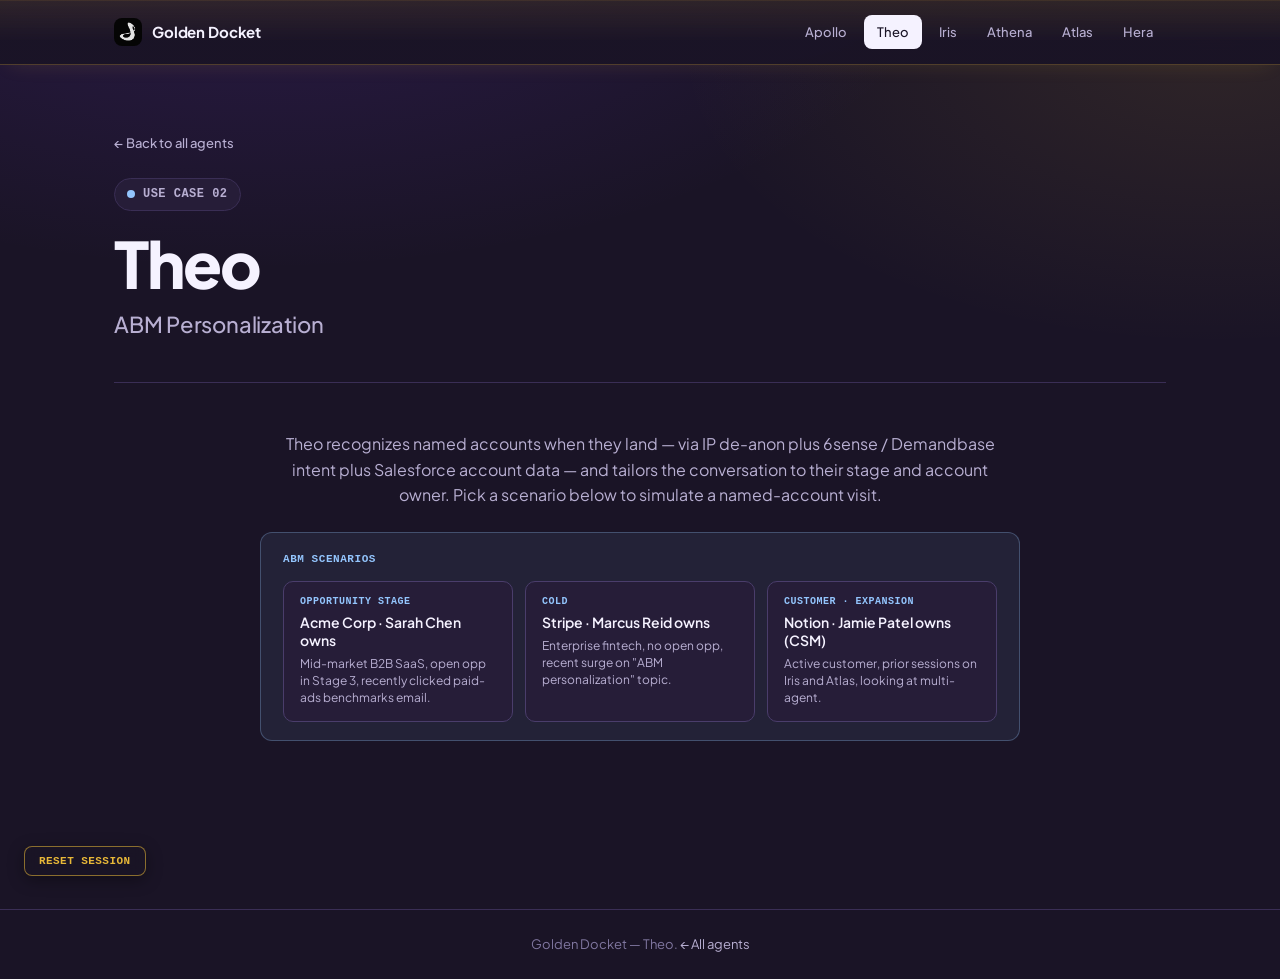
<file: theo.html>
<!DOCTYPE html>
<html lang="en">
<head>
  <meta charset="UTF-8" />
  <meta name="viewport" content="width=device-width, initial-scale=1.0" />
  <title>Theo — ABM Personalization | Golden Docket</title>
  <meta name="description" content="Theo: Docket's ABM agent. Pick an account scenario to see how Warm Context personalizes the conversation." />
  <link rel="icon" type="image/jpeg" href="logo.jpeg" />
  <link rel="apple-touch-icon" href="logo.jpeg" />
  <link rel="stylesheet" href="styles.css" />
  <style>
    .theo-intro {
      max-width: 720px;
      margin: 0 auto 24px;
      text-align: center;
      color: var(--text-muted);
      font-size: 16px;
      line-height: 1.6;
    }
    .theo-presets {
      max-width: 760px;
      margin: 0 auto 24px;
      padding: 18px 22px;
      background: var(--theo-panel);
      border: 1px solid var(--theo-border);
      border-radius: var(--radius);
    }
    .theo-presets__label {
      font-family: var(--font-mono);
      font-size: 11px;
      font-weight: 600;
      letter-spacing: 0.05em;
      text-transform: uppercase;
      color: var(--theo);
      margin-bottom: 12px;
      display: block;
    }
    .theo-presets__grid {
      display: grid;
      grid-template-columns: repeat(3, 1fr);
      gap: 12px;
    }
    @media (max-width: 700px) {
      .theo-presets__grid { grid-template-columns: 1fr; }
    }
    .preset-card {
      display: flex;
      flex-direction: column;
      gap: 6px;
      padding: 14px 16px;
      text-align: left;
      font-family: var(--font-sans);
      background: var(--surface);
      border: 1px solid var(--border-strong);
      border-radius: 10px;
      cursor: pointer;
      transition: all 0.15s ease;
    }
    .preset-card:hover {
      border-color: var(--theo);
      background: var(--surface-elev);
      transform: translateY(-1px);
    }
    .preset-card__title {
      font-size: 14px;
      font-weight: 600;
      color: var(--text);
    }
    .preset-card__stage {
      font-family: var(--font-mono);
      font-size: 10px;
      font-weight: 600;
      letter-spacing: 0.05em;
      text-transform: uppercase;
      color: var(--theo);
    }
    .preset-card__desc {
      font-size: 12px;
      color: var(--text-muted);
      line-height: 1.45;
    }
    .theo-loaded {
      display: none;
      max-width: 760px;
      margin: 0 auto;
      padding: 28px 32px;
      background: var(--surface);
      border: 1px solid var(--border);
      border-radius: var(--radius-lg);
      box-shadow: var(--shadow);
    }
    .theo-loaded.show { display: block; }
    .theo-loaded h2 {
      font-size: 20px;
      font-weight: 600;
      letter-spacing: -0.01em;
      margin-bottom: 6px;
    }
    .theo-loaded .form-helper {
      font-size: 13px;
      color: var(--text-muted);
      margin-bottom: 16px;
    }
    .ctx-debug {
      padding: 16px;
      background: var(--bg-elev);
      border: 1px solid var(--border);
      border-radius: 8px;
      font-family: var(--font-mono);
      font-size: 11px;
      color: var(--text-muted);
      max-height: 280px;
      overflow-y: auto;
      word-break: break-word;
    }
    .ctx-debug strong { color: var(--text); font-weight: 600; }
  </style>
</head>
<body class="subpage" data-agent="theo">
  <header class="site-header">
    <div class="site-header__inner">
      <a href="index.html" class="brand">
        <img class="brand__mark" src="logo.jpeg" alt="Docket" />
        <span>Golden Docket</span>
      </a>
      <nav class="nav">
        <a href="apollo.html" class="nav__link">Apollo</a>
        <a href="theo.html" class="nav__link active">Theo</a>
        <a href="iris.html" class="nav__link">Iris</a>
        <a href="athena.html" class="nav__link">Athena</a>
        <a href="atlas.html" class="nav__link">Atlas</a>
        <a href="hera.html" class="nav__link">Hera</a>
      </nav>
    </div>
  </header>

  <main>
    <a href="index.html" class="back-link">← Back to all agents</a>

    <section class="subpage-hero">
      <span class="subpage-hero__eyebrow"><span class="dot"></span>USE CASE 02</span>
      <h1 class="subpage-hero__title">Theo</h1>
      <p class="subpage-hero__usecase">ABM Personalization</p>
    </section>

    <div class="theo-intro">
      <p>Theo recognizes named accounts when they land — via IP de-anon plus 6sense / Demandbase intent plus Salesforce account data — and tailors the conversation to their stage and account owner. Pick a scenario below to simulate a named-account visit.</p>
    </div>

    <div class="theo-presets" id="theo-presets">
      <span class="theo-presets__label">ABM scenarios</span>
      <div class="theo-presets__grid">
        <button type="button" class="preset-card" data-preset="acme-opportunity">
          <span class="preset-card__stage">Opportunity stage</span>
          <span class="preset-card__title">Acme Corp · Sarah Chen owns</span>
          <span class="preset-card__desc">Mid-market B2B SaaS, open opp in Stage 3, recently clicked paid-ads benchmarks email.</span>
        </button>
        <button type="button" class="preset-card" data-preset="stripe-cold">
          <span class="preset-card__stage">Cold</span>
          <span class="preset-card__title">Stripe · Marcus Reid owns</span>
          <span class="preset-card__desc">Enterprise fintech, no open opp, recent surge on "ABM personalization" topic.</span>
        </button>
        <button type="button" class="preset-card" data-preset="notion-customer">
          <span class="preset-card__stage">Customer · Expansion</span>
          <span class="preset-card__title">Notion · Jamie Patel owns (CSM)</span>
          <span class="preset-card__desc">Active customer, prior sessions on Iris and Atlas, looking at multi-agent.</span>
        </button>
      </div>
    </div>

    <section class="theo-loaded" id="theo-loaded">
      <h2 id="theo-loaded-title">Loading Theo with account context…</h2>
      <p class="form-helper">Theo is opening in the chat in the bottom-right. The context below was passed via dynamic context ingestion.</p>
      <div class="ctx-debug" id="ctx-debug">
        <strong>Runtime context passed to Theo:</strong><br /><br />
        <span id="ctx-debug-body"></span>
      </div>
    </section>
  </main>

  <footer class="site-footer">
    <p>Golden Docket — Theo. <a href="index.html">← All agents</a></p>
  </footer>

  <script>
    (function () {
      var THEO_AGENT_ID = '5e7f7eaf-25a3-440b-ab58-aa4759bd1a3e';

      // Simulated ABM context payloads — real deployment would source these from
      // 6sense / Demandbase + Salesforce at runtime via the page's JS.
      // Lean DCI: only the 4 variables Theo's prompt actually references.
      var PRESETS = {
        'acme-opportunity': {
          account_name: 'Acme Corp',
          account_owner_name: 'Sarah Chen',
          account_stage: 'opportunity',
          intent_topics: 'paid-ad agents, post-form-fill, AQL routing'
        },
        'stripe-cold': {
          account_name: 'Stripe',
          account_owner_name: 'Marcus Reid',
          account_stage: 'cold',
          intent_topics: 'ABM personalization'
        },
        'notion-customer': {
          account_name: 'Notion',
          account_owner_name: 'Jamie Patel',
          account_stage: 'customer',
          intent_topics: 'multi-agent orchestration, PLG agents'
        }
      };

      var presetWrap = document.getElementById('theo-presets');
      var loaded = document.getElementById('theo-loaded');
      var loadedTitle = document.getElementById('theo-loaded-title');
      var ctxDebugBody = document.getElementById('ctx-debug-body');

      function renderDebug(ctx) {
        var lines = Object.keys(ctx).map(function (k) {
          return k + ': ' + ctx[k];
        });
        ctxDebugBody.innerHTML = lines.join('<br />');
      }

      function loadAndOpenTheo(context) {
        window.AISellerSettings = {
          agent_id: THEO_AGENT_ID,
          user_context: context,
          context: context,
          variables: context
        };

        (function () {
          var w = window;
          var ew = w.AISeller;
          if (typeof ew === 'function') {
            ew('update', w.AISellerSettings);
          } else {
            var d = document;
            var i = function () { i.q.push(arguments); };
            i.q = [];
            i.q.push(['update', w.AISellerSettings]);
            w.AISeller = i;
            var l = function () {
              var s = d.createElement('script');
              s.type = 'text/javascript';
              s.async = true;
              s.src = 'https://d33t2173eag6fx.cloudfront.net/script/app/inbound-se-script/ai-seller.js';
              var x = d.getElementsByTagName('script')[0];
              x.parentNode.insertBefore(s, x);
            };
            if (document.readyState === 'complete') { l(); }
            else { w.addEventListener('load', l, false); }
          }
        })();

        // Push context after widget is ready.
        var ctxAttempts = 0;
        function pushContextWhenReady() {
          ctxAttempts++;
          var s = window.AISeller;
          if (s) {
            try {
              if (typeof s.setContext === 'function') s.setContext(context);
              else if (typeof s.update === 'function') s.update({ user_context: context, context: context, variables: context });
              else if (typeof s === 'function') {
                s('setContext', context);
                s('update', { user_context: context, context: context, variables: context });
              }
            } catch (e) {}
          }
          if (ctxAttempts < 30) setTimeout(pushContextWhenReady, 300);
        }
        pushContextWhenReady();

        // Auto-open the chat panel.
        var openAttempts = 0;
        function openWidgetWhenReady() {
          openAttempts++;
          var s = window.AISeller;
          var opened = false;
          if (s) {
            try {
              if (typeof s.open === 'function') { s.open(); opened = true; }
              else if (typeof s.show === 'function') { s.show(); opened = true; }
              else if (typeof s.toggle === 'function') { s.toggle(); opened = true; }
              else if (typeof s === 'function') {
                s('open'); s('show'); opened = true;
              }
            } catch (e) {}
          }
          if (!opened && openAttempts < 40) setTimeout(openWidgetWhenReady, 300);
        }
        setTimeout(openWidgetWhenReady, 800);
      }

      presetWrap.addEventListener('click', function (e) {
        var btn = e.target.closest('button[data-preset]');
        if (!btn) return;
        var preset = btn.getAttribute('data-preset');
        var ctx = PRESETS[preset];
        if (!ctx) return;

        loadedTitle.textContent = 'Loading Theo for ' + ctx.account_name + '…';
        presetWrap.style.display = 'none';
        loaded.classList.add('show');
        renderDebug(ctx);
        loadAndOpenTheo(ctx);
      });
    })();
  </script>
  <script src="reset-session.js"></script>
</body>
</html>
</file>
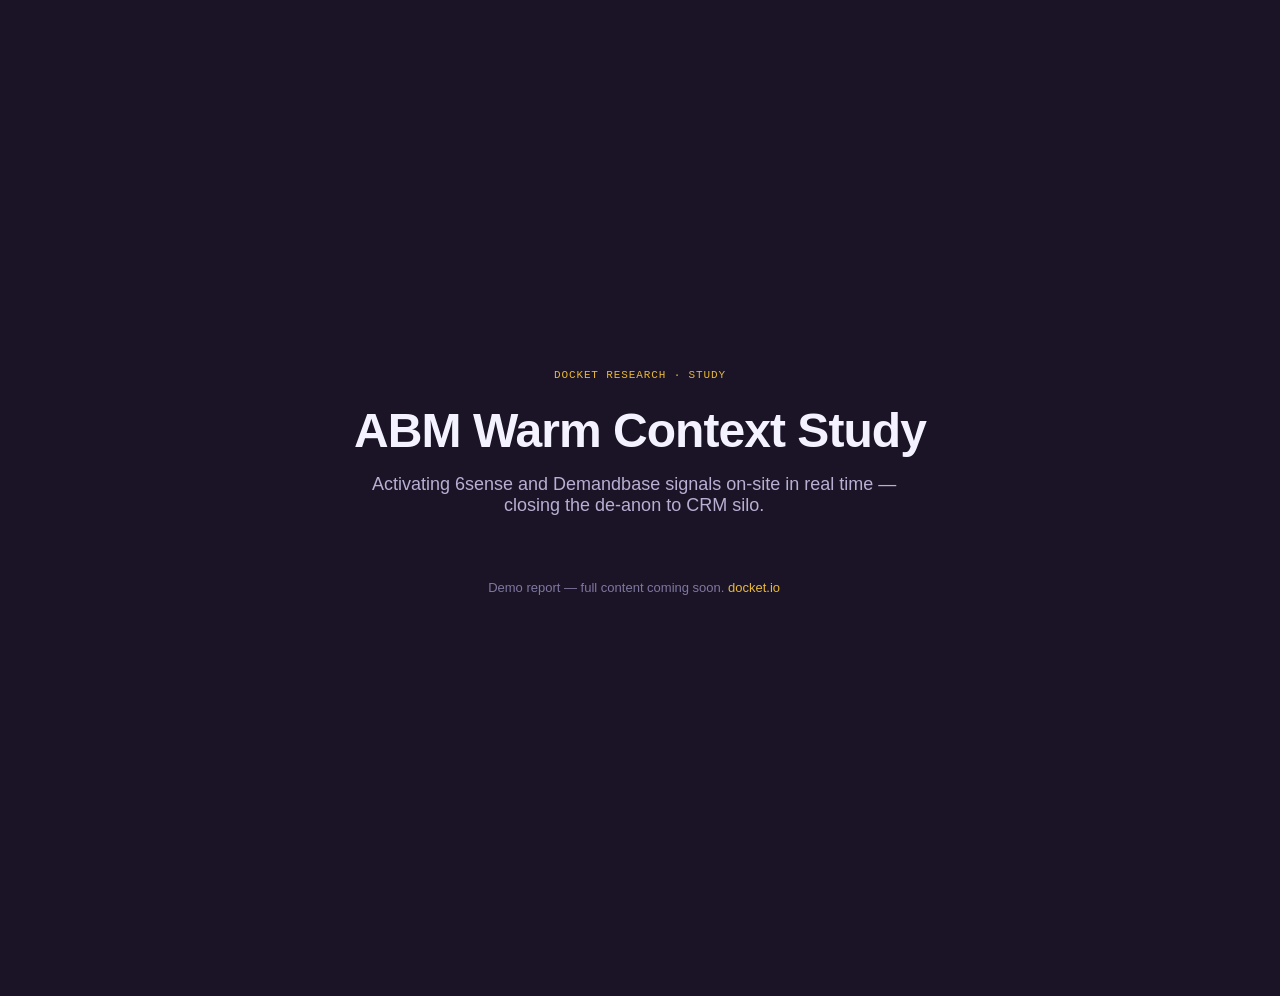
<file: assets/docket-abm-warm-context-2026.html>
<!DOCTYPE html>
<html lang="en">
<head>
  <meta charset="UTF-8" />
  <meta name="viewport" content="width=device-width, initial-scale=1.0" />
  <title>ABM Warm Context Study — Docket</title>
  <link rel="icon" type="image/jpeg" href="../logo.jpeg" />
  <style>
    body{margin:0;min-height:100vh;display:flex;align-items:center;justify-content:center;background:#1A1426;color:#F5F2FF;font-family:"Plus Jakarta Sans",-apple-system,BlinkMacSystemFont,sans-serif;text-align:center;padding:48px 24px;}
    .tag{font-family:monospace;font-size:11px;color:#E8B838;letter-spacing:0.08em;text-transform:uppercase;margin-bottom:24px;}
    h1{font-size:48px;font-weight:800;letter-spacing:-0.02em;line-height:1.1;margin:0 0 16px;}
    p{font-size:18px;color:#B8AFD2;margin:0 0 32px;max-width:560px;}
    .note{font-size:13px;color:#8077A0;margin-top:64px;}
    a{color:#E8B838;text-decoration:none;}
  </style>
</head>
<body>
  <div>
    <div class="tag">Docket Research · Study</div>
    <h1>ABM Warm Context Study</h1>
    <p>Activating 6sense and Demandbase signals on-site in real time — closing the de-anon to CRM silo.</p>
    <p class="note">Demo report — full content coming soon. <a href="https://docket.io">docket.io</a></p>
  </div>
</body>
</html>
</file>
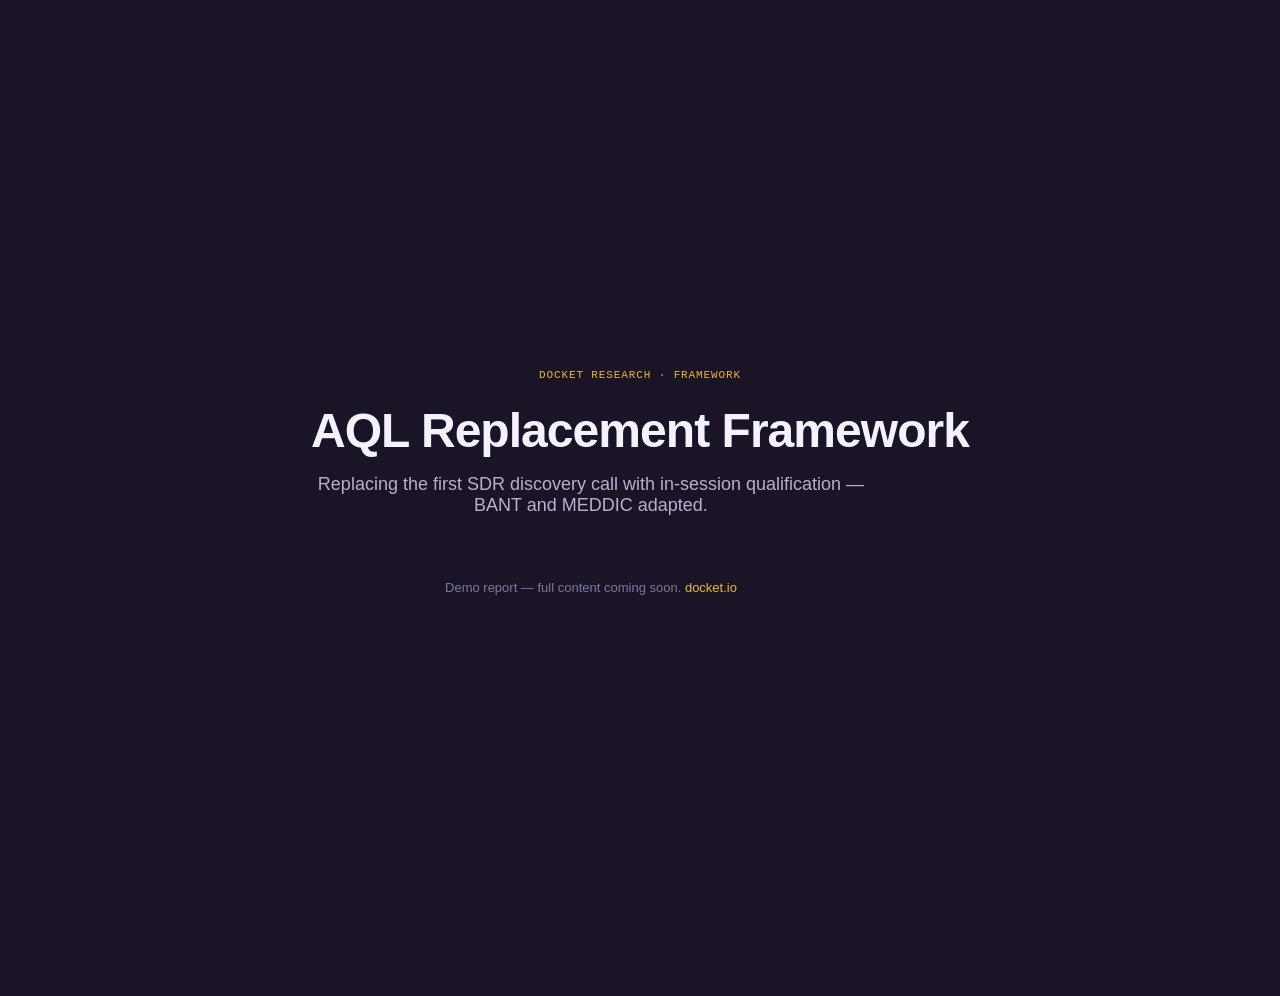
<file: assets/docket-aql-framework-2026.html>
<!DOCTYPE html>
<html lang="en">
<head>
  <meta charset="UTF-8" />
  <meta name="viewport" content="width=device-width, initial-scale=1.0" />
  <title>AQL Replacement Framework — Docket</title>
  <link rel="icon" type="image/jpeg" href="../logo.jpeg" />
  <style>
    body{margin:0;min-height:100vh;display:flex;align-items:center;justify-content:center;background:#1A1426;color:#F5F2FF;font-family:"Plus Jakarta Sans",-apple-system,BlinkMacSystemFont,sans-serif;text-align:center;padding:48px 24px;}
    .tag{font-family:monospace;font-size:11px;color:#E8B838;letter-spacing:0.08em;text-transform:uppercase;margin-bottom:24px;}
    h1{font-size:48px;font-weight:800;letter-spacing:-0.02em;line-height:1.1;margin:0 0 16px;}
    p{font-size:18px;color:#B8AFD2;margin:0 0 32px;max-width:560px;}
    .note{font-size:13px;color:#8077A0;margin-top:64px;}
    a{color:#E8B838;text-decoration:none;}
  </style>
</head>
<body>
  <div>
    <div class="tag">Docket Research · Framework</div>
    <h1>AQL Replacement Framework</h1>
    <p>Replacing the first SDR discovery call with in-session qualification — BANT and MEDDIC adapted.</p>
    <p class="note">Demo report — full content coming soon. <a href="https://docket.io">docket.io</a></p>
  </div>
</body>
</html>
</file>
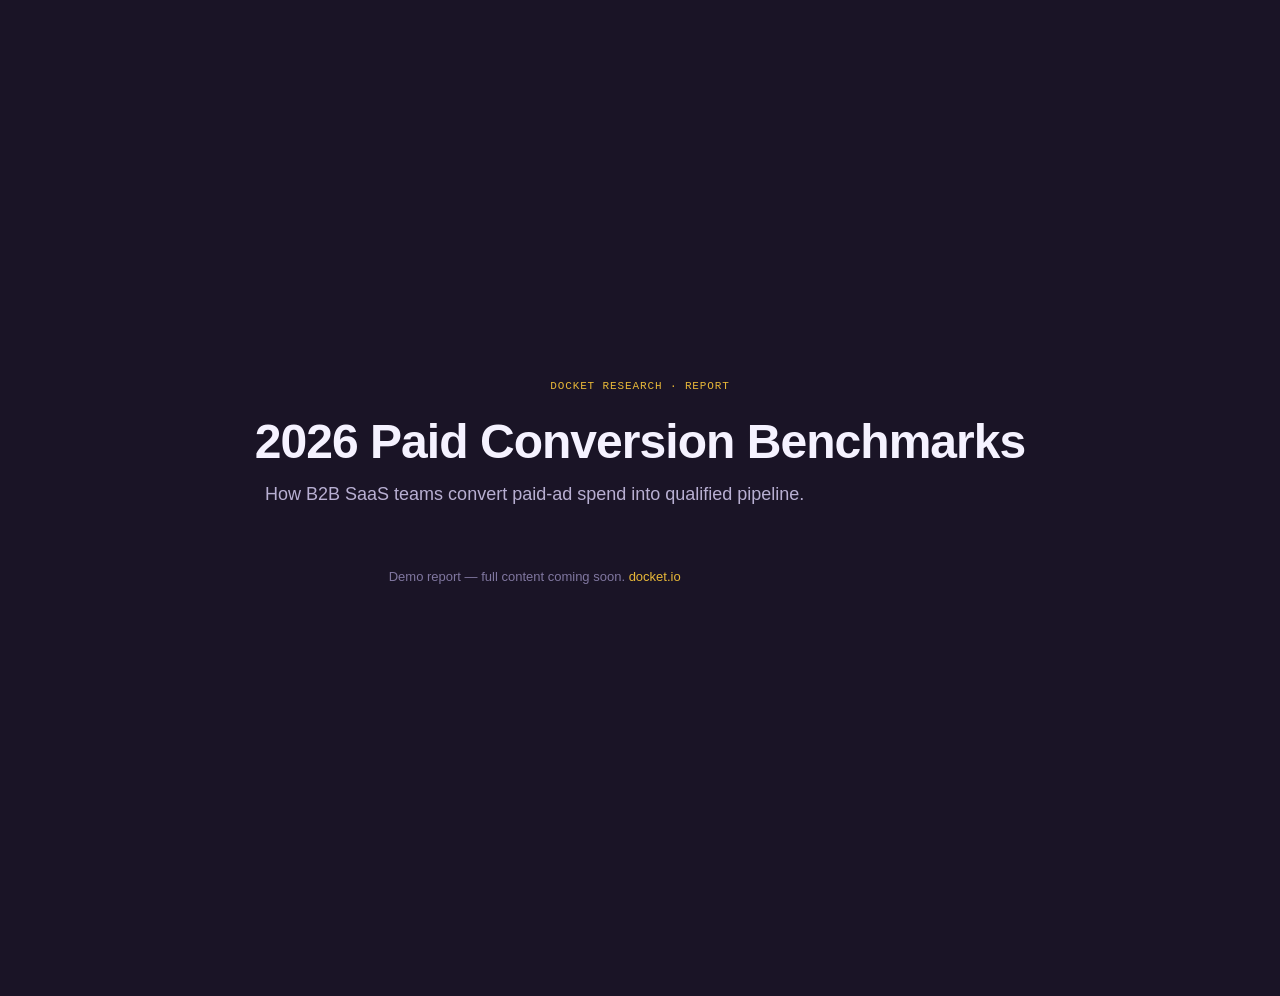
<file: assets/docket-paid-benchmarks-2026.html>
<!DOCTYPE html>
<html lang="en">
<head>
  <meta charset="UTF-8" />
  <meta name="viewport" content="width=device-width, initial-scale=1.0" />
  <title>2026 Paid Conversion Benchmarks — Docket</title>
  <link rel="icon" type="image/jpeg" href="../logo.jpeg" />
  <style>
    body{margin:0;min-height:100vh;display:flex;align-items:center;justify-content:center;background:#1A1426;color:#F5F2FF;font-family:"Plus Jakarta Sans",-apple-system,BlinkMacSystemFont,sans-serif;text-align:center;padding:48px 24px;}
    .tag{font-family:monospace;font-size:11px;color:#E8B838;letter-spacing:0.08em;text-transform:uppercase;margin-bottom:24px;}
    h1{font-size:48px;font-weight:800;letter-spacing:-0.02em;line-height:1.1;margin:0 0 16px;}
    p{font-size:18px;color:#B8AFD2;margin:0 0 32px;max-width:560px;}
    .note{font-size:13px;color:#8077A0;margin-top:64px;}
    a{color:#E8B838;text-decoration:none;}
  </style>
</head>
<body>
  <div>
    <div class="tag">Docket Research · Report</div>
    <h1>2026 Paid Conversion Benchmarks</h1>
    <p>How B2B SaaS teams convert paid-ad spend into qualified pipeline.</p>
    <p class="note">Demo report — full content coming soon. <a href="https://docket.io">docket.io</a></p>
  </div>
</body>
</html>
</file>
<file: styles.css>
/* ============================================
   Golden Docket — Shared Styles (dark theme, docket.io-flavored)
   ============================================ */

@import url('https://fonts.googleapis.com/css2?family=Plus+Jakarta+Sans:wght@400;500;600;700;800&display=swap');

:root {
  /* Deep midnight purple base — close to docket.io but slightly lighter
     so it doesn't read as pure black. */
  --bg: #1A1426;
  --bg-elev: #211A30;
  --surface: #261D38;
  --surface-elev: #2E2342;
  --surface-hover: #352848;

  --text: #F5F2FF;
  --text-muted: #B8AFD2;
  --text-subtle: #8077A0;

  --border: #3A2E55;
  --border-strong: #4A3D6B;

  /* Gold for the "Golden Docket" brand mark and a few accents */
  --accent: #E8B838;
  --accent-soft: rgba(232, 184, 56, 0.12);
  --accent-strong: #F0C766;

  /* Per-agent accent colors — tuned brighter for dark mode contrast */
  --apollo: #FB923C;       /* orange  */
  --theo:   #93C5FD;       /* blue    */
  --iris:   #C4B5FD;       /* violet  */
  --athena: #5EEAD4;       /* teal    */
  --atlas:  #FCD34D;       /* amber   */
  --hera:   #FDA4AF;       /* rose    */

  /* Agent-tinted panel backgrounds (subtle on dark) */
  --apollo-panel: rgba(251, 146, 60, 0.08);
  --theo-panel:   rgba(147, 197, 253, 0.08);
  --iris-panel:   rgba(196, 181, 253, 0.08);
  --athena-panel: rgba(94, 234, 212, 0.08);
  --atlas-panel:  rgba(252, 211, 77, 0.08);
  --hera-panel:   rgba(253, 164, 175, 0.08);

  --apollo-border: rgba(251, 146, 60, 0.28);
  --theo-border:   rgba(147, 197, 253, 0.28);
  --iris-border:   rgba(196, 181, 253, 0.28);
  --athena-border: rgba(94, 234, 212, 0.28);
  --atlas-border:  rgba(252, 211, 77, 0.28);
  --hera-border:   rgba(253, 164, 175, 0.28);

  --radius: 12px;
  --radius-lg: 16px;
  --shadow-sm: 0 1px 2px rgba(0, 0, 0, 0.4);
  --shadow: 0 4px 20px rgba(0, 0, 0, 0.4);
  --shadow-lg: 0 12px 36px rgba(0, 0, 0, 0.5);

  --font-sans: "Plus Jakarta Sans", -apple-system, BlinkMacSystemFont, "Segoe UI", Inter, Roboto, "Helvetica Neue", Arial, sans-serif;
  --font-mono: "SF Mono", "Monaco", "Cascadia Code", "Roboto Mono", monospace;

  --container: 1100px;
  --header-h: 64px;
}

* {
  box-sizing: border-box;
  margin: 0;
  padding: 0;
}

html {
  scroll-behavior: smooth;
}

body {
  font-family: var(--font-sans);
  font-size: 16px;
  line-height: 1.6;
  color: var(--text);
  background: var(--bg);
  background-image:
    radial-gradient(1200px 600px at 20% -10%, rgba(124, 58, 237, 0.18), transparent 60%),
    radial-gradient(900px 500px at 95% 5%, rgba(232, 184, 56, 0.10), transparent 60%);
  background-attachment: fixed;
  -webkit-font-smoothing: antialiased;
  -moz-osx-font-smoothing: grayscale;
  min-height: 100vh;
}

a {
  color: inherit;
  text-decoration: none;
  transition: all 0.2s ease;
}

a:hover {
  color: var(--accent-strong);
}

/* ============================================
   Universal gold halo on hover / focus
   ============================================ */
.brand,
.back-link,
.card,
.preset-btn,
.preset-card,
.btn-submit {
  transition: all 0.2s ease;
}

.brand:hover {
  color: var(--accent-strong);
  text-shadow:
    0 0 6px rgba(232, 184, 56, 0.55),
    0 0 18px rgba(232, 184, 56, 0.35);
}

.brand:hover .brand__mark {
  filter:
    drop-shadow(0 0 8px rgba(232, 184, 56, 0.55))
    drop-shadow(0 0 18px rgba(232, 184, 56, 0.3));
}

.back-link:hover {
  color: var(--accent-strong);
  text-shadow:
    0 0 6px rgba(232, 184, 56, 0.55),
    0 0 18px rgba(232, 184, 56, 0.35);
}

.site-footer a:hover {
  color: var(--accent-strong);
  text-shadow:
    0 0 6px rgba(232, 184, 56, 0.55),
    0 0 14px rgba(232, 184, 56, 0.3);
}

/* ============================================
   Header
   ============================================ */

.site-header {
  position: sticky;
  top: 0;
  z-index: 50;
  background:
    linear-gradient(180deg, rgba(232, 184, 56, 0.10) 0%, rgba(26, 20, 38, 0.88) 65%),
    rgba(26, 20, 38, 0.88);
  backdrop-filter: saturate(180%) blur(14px);
  -webkit-backdrop-filter: saturate(180%) blur(14px);
  border-bottom: 1px solid rgba(232, 184, 56, 0.18);
  box-shadow: 0 1px 0 rgba(232, 184, 56, 0.08) inset, 0 6px 22px -10px rgba(232, 184, 56, 0.18);
}

.site-header__inner {
  max-width: var(--container);
  margin: 0 auto;
  padding: 0 24px;
  height: var(--header-h);
  display: flex;
  align-items: center;
  justify-content: space-between;
  gap: 24px;
}

.brand {
  display: flex;
  align-items: center;
  gap: 10px;
  font-weight: 700;
  font-size: 15px;
  letter-spacing: -0.01em;
  color: var(--text);
}

.brand__mark {
  width: 28px;
  height: 28px;
  border-radius: 8px;
  display: inline-block;
  object-fit: cover;
}

.nav {
  display: flex;
  align-items: center;
  gap: 4px;
  flex-wrap: wrap;
}

.nav__link {
  padding: 7px 13px;
  border-radius: 8px;
  font-size: 13px;
  font-weight: 500;
  color: var(--text-muted);
  transition: all 0.2s ease;
  position: relative;
}

.nav__link:hover {
  color: var(--accent-strong);
  background: rgba(232, 184, 56, 0.07);
  text-shadow:
    0 0 6px rgba(232, 184, 56, 0.55),
    0 0 18px rgba(232, 184, 56, 0.35);
  box-shadow:
    0 0 16px rgba(232, 184, 56, 0.22),
    0 0 32px rgba(232, 184, 56, 0.12);
}

.nav__link.active {
  background: var(--text);
  color: var(--bg);
}

.nav__link.active:hover {
  color: var(--bg);
  text-shadow: none;
  box-shadow: 0 0 14px rgba(232, 184, 56, 0.35);
}

/* ============================================
   Main / Container
   ============================================ */

main {
  max-width: var(--container);
  margin: 0 auto;
  padding: 64px 24px 96px;
}

/* ============================================
   Hero (index)
   ============================================ */

.hero {
  text-align: center;
  margin-bottom: 72px;
}

.hero__eyebrow {
  display: inline-block;
  padding: 6px 14px;
  border-radius: 999px;
  background: var(--accent-soft);
  color: var(--accent-strong);
  font-size: 12px;
  font-weight: 600;
  letter-spacing: 0.04em;
  text-transform: uppercase;
  margin-bottom: 24px;
  border: 1px solid rgba(232, 184, 56, 0.2);
}

.hero__title {
  font-size: 56px;
  font-weight: 800;
  letter-spacing: -0.025em;
  line-height: 1.05;
  margin-bottom: 18px;
  color: var(--text);
}

.hero__subtitle {
  font-size: 19px;
  color: var(--text-muted);
  max-width: 820px;
  margin: 0 auto;
  line-height: 1.55;
}

/* ============================================
   Agent Grid (index)
   ============================================ */

.grid {
  display: grid;
  grid-template-columns: repeat(3, 1fr);
  gap: 20px;
}

@media (max-width: 900px) {
  .grid { grid-template-columns: repeat(2, 1fr); }
}

@media (max-width: 600px) {
  .grid { grid-template-columns: 1fr; }
}

.card {
  display: block;
  padding: 28px 24px;
  background: var(--surface);
  border: 1px solid var(--border);
  border-radius: var(--radius-lg);
  transition: all 0.2s ease;
  position: relative;
  overflow: hidden;
}

.card::before {
  content: "";
  position: absolute;
  top: 0;
  left: 0;
  right: 0;
  height: 3px;
  background: var(--accent);
}

.card:hover {
  transform: translateY(-2px);
  background: var(--surface-elev);
  border-color: rgba(232, 184, 56, 0.35);
  box-shadow:
    0 12px 36px rgba(0, 0, 0, 0.5),
    0 0 28px rgba(232, 184, 56, 0.2),
    0 0 56px rgba(232, 184, 56, 0.1);
  color: var(--text);
}

.card:hover .card__name {
  color: var(--accent-strong);
  text-shadow:
    0 0 6px rgba(232, 184, 56, 0.45),
    0 0 18px rgba(232, 184, 56, 0.22);
}

.card[data-agent="apollo"]::before { background: var(--apollo); }
.card[data-agent="theo"]::before   { background: var(--theo); }
.card[data-agent="iris"]::before   { background: var(--iris); }
.card[data-agent="athena"]::before { background: var(--athena); }
.card[data-agent="atlas"]::before  { background: var(--atlas); }
.card[data-agent="hera"]::before   { background: var(--hera); }

.card__num {
  font-family: var(--font-mono);
  font-size: 11px;
  color: var(--text-subtle);
  letter-spacing: 0.05em;
  margin-bottom: 10px;
}

.card__name {
  font-size: 22px;
  font-weight: 700;
  letter-spacing: -0.01em;
  margin-bottom: 4px;
  color: var(--text);
}

.card__usecase {
  font-size: 13px;
  font-weight: 500;
  color: var(--text-muted);
  margin-bottom: 14px;
}

.card__desc {
  font-size: 14px;
  color: var(--text-muted);
  line-height: 1.55;
}

.card__arrow {
  position: absolute;
  bottom: 20px;
  right: 24px;
  font-size: 18px;
  color: var(--text-subtle);
  transition: transform 0.2s ease, color 0.2s ease;
}

.card:hover .card__arrow {
  transform: translateX(4px);
  color: var(--accent-strong);
  text-shadow:
    0 0 6px rgba(232, 184, 56, 0.55),
    0 0 18px rgba(232, 184, 56, 0.35);
}

/* Preset cards (Theo / Hera / Atlas pages) — keep agent-color border, layer gold halo */
.preset-card:hover {
  box-shadow:
    0 0 22px rgba(232, 184, 56, 0.22),
    0 0 44px rgba(232, 184, 56, 0.1);
}

.preset-card:hover .preset-card__title {
  text-shadow:
    0 0 6px rgba(232, 184, 56, 0.45),
    0 0 18px rgba(232, 184, 56, 0.2);
}

/* Preset buttons (Iris page) — gold halo */
.preset-btn:hover {
  box-shadow:
    0 0 18px rgba(232, 184, 56, 0.22),
    0 0 36px rgba(232, 184, 56, 0.12);
}

/* Submit / primary action buttons — gold halo */
.btn-submit:hover {
  box-shadow:
    0 0 20px rgba(232, 184, 56, 0.3),
    0 0 40px rgba(232, 184, 56, 0.15);
}

/* ============================================
   Subpage Hero
   ============================================ */

.subpage-hero {
  margin-bottom: 48px;
  padding-bottom: 40px;
  border-bottom: 1px solid var(--border);
}

.subpage-hero__eyebrow {
  display: inline-flex;
  align-items: center;
  gap: 8px;
  font-family: var(--font-mono);
  font-size: 12px;
  font-weight: 600;
  letter-spacing: 0.04em;
  text-transform: uppercase;
  margin-bottom: 20px;
  padding: 6px 12px;
  border-radius: 999px;
  background: var(--surface);
  border: 1px solid var(--border);
  color: var(--text-muted);
}

.subpage-hero__eyebrow .dot {
  width: 8px;
  height: 8px;
  border-radius: 50%;
  background: var(--accent);
}

.subpage[data-agent="apollo"] .dot { background: var(--apollo); }
.subpage[data-agent="theo"] .dot   { background: var(--theo); }
.subpage[data-agent="iris"] .dot   { background: var(--iris); }
.subpage[data-agent="athena"] .dot { background: var(--athena); }
.subpage[data-agent="atlas"] .dot  { background: var(--atlas); }
.subpage[data-agent="hera"] .dot   { background: var(--hera); }

.subpage-hero__title {
  font-size: 64px;
  font-weight: 800;
  letter-spacing: -0.03em;
  line-height: 1;
  margin-bottom: 12px;
  color: var(--text);
}

.subpage-hero__usecase {
  font-size: 22px;
  font-weight: 500;
  color: var(--text-muted);
  letter-spacing: -0.01em;
}

/* ============================================
   Subpage Content
   ============================================ */

.subpage-content {
  display: grid;
  grid-template-columns: 1fr 320px;
  gap: 56px;
  align-items: start;
}

@media (max-width: 900px) {
  .subpage-content {
    grid-template-columns: 1fr;
    gap: 32px;
  }
}

.subpage-content__main h2 {
  font-size: 20px;
  font-weight: 700;
  letter-spacing: -0.01em;
  margin-top: 32px;
  margin-bottom: 12px;
  color: var(--text);
}

.subpage-content__main h2:first-child {
  margin-top: 0;
}

.subpage-content__main p {
  font-size: 16px;
  color: var(--text);
  line-height: 1.65;
  margin-bottom: 16px;
}

.subpage-content__main ul {
  list-style: none;
  margin-bottom: 16px;
}

.subpage-content__main ul li {
  position: relative;
  padding-left: 22px;
  margin-bottom: 8px;
  color: var(--text);
  line-height: 1.6;
}

.subpage-content__main ul li::before {
  content: "→";
  position: absolute;
  left: 0;
  color: var(--accent);
  font-weight: 600;
}

.subpage[data-agent="apollo"] ul li::before { color: var(--apollo); }
.subpage[data-agent="theo"] ul li::before   { color: var(--theo); }
.subpage[data-agent="iris"] ul li::before   { color: var(--iris); }
.subpage[data-agent="athena"] ul li::before { color: var(--athena); }
.subpage[data-agent="atlas"] ul li::before  { color: var(--atlas); }
.subpage[data-agent="hera"] ul li::before   { color: var(--hera); }

/* ============================================
   Sidebar (subpage)
   ============================================ */

.sidebar {
  position: sticky;
  top: calc(var(--header-h) + 24px);
}

.sidebar__card {
  padding: 24px;
  background: var(--surface);
  border: 1px solid var(--border);
  border-radius: var(--radius);
  margin-bottom: 16px;
}

.sidebar__label {
  font-family: var(--font-mono);
  font-size: 11px;
  font-weight: 600;
  letter-spacing: 0.05em;
  text-transform: uppercase;
  color: var(--text-subtle);
  margin-bottom: 10px;
}

.sidebar__row {
  display: flex;
  justify-content: space-between;
  padding: 8px 0;
  font-size: 13px;
  border-bottom: 1px solid var(--border);
}

.sidebar__row:last-child {
  border-bottom: none;
}

.sidebar__row dt {
  color: var(--text-muted);
}

.sidebar__row dd {
  color: var(--text);
  font-weight: 500;
}

.sidebar__hint {
  font-size: 13px;
  color: var(--text-muted);
  line-height: 1.55;
  padding: 16px 20px;
  background: var(--accent-soft);
  border-radius: var(--radius);
  border: 1px solid rgba(232, 184, 56, 0.22);
}

.sidebar__hint strong {
  color: var(--accent-strong);
  font-weight: 600;
}

/* ============================================
   Footer
   ============================================ */

.site-footer {
  border-top: 1px solid var(--border);
  padding: 24px;
  text-align: center;
  font-size: 13px;
  color: var(--text-subtle);
  margin-top: 48px;
}

.site-footer a {
  color: var(--text-muted);
}

/* ============================================
   Utilities
   ============================================ */

.back-link {
  display: inline-flex;
  align-items: center;
  gap: 6px;
  font-size: 13px;
  font-weight: 500;
  color: var(--text-muted);
  margin-bottom: 24px;
}

.back-link:hover {
  color: var(--text);
}

@media (max-width: 600px) {
  .hero__title { font-size: 40px; }
  .subpage-hero__title { font-size: 44px; }
  .nav { display: none; }
}

/* ============================================
   Shared form / preset panel styles (Iris, Theo, Hera, Atlas)
   ============================================ */

.preset-flash {
  animation: preset-flash 0.6s ease;
}

@keyframes preset-flash {
  0%   { background: var(--surface-elev); border-color: var(--border-strong); }
  100% { background: var(--bg-elev);      border-color: var(--border); }
}

/* Form fields default styling for dark theme */
input, select, textarea {
  font-family: var(--font-sans);
  color-scheme: dark;
}
</file>
